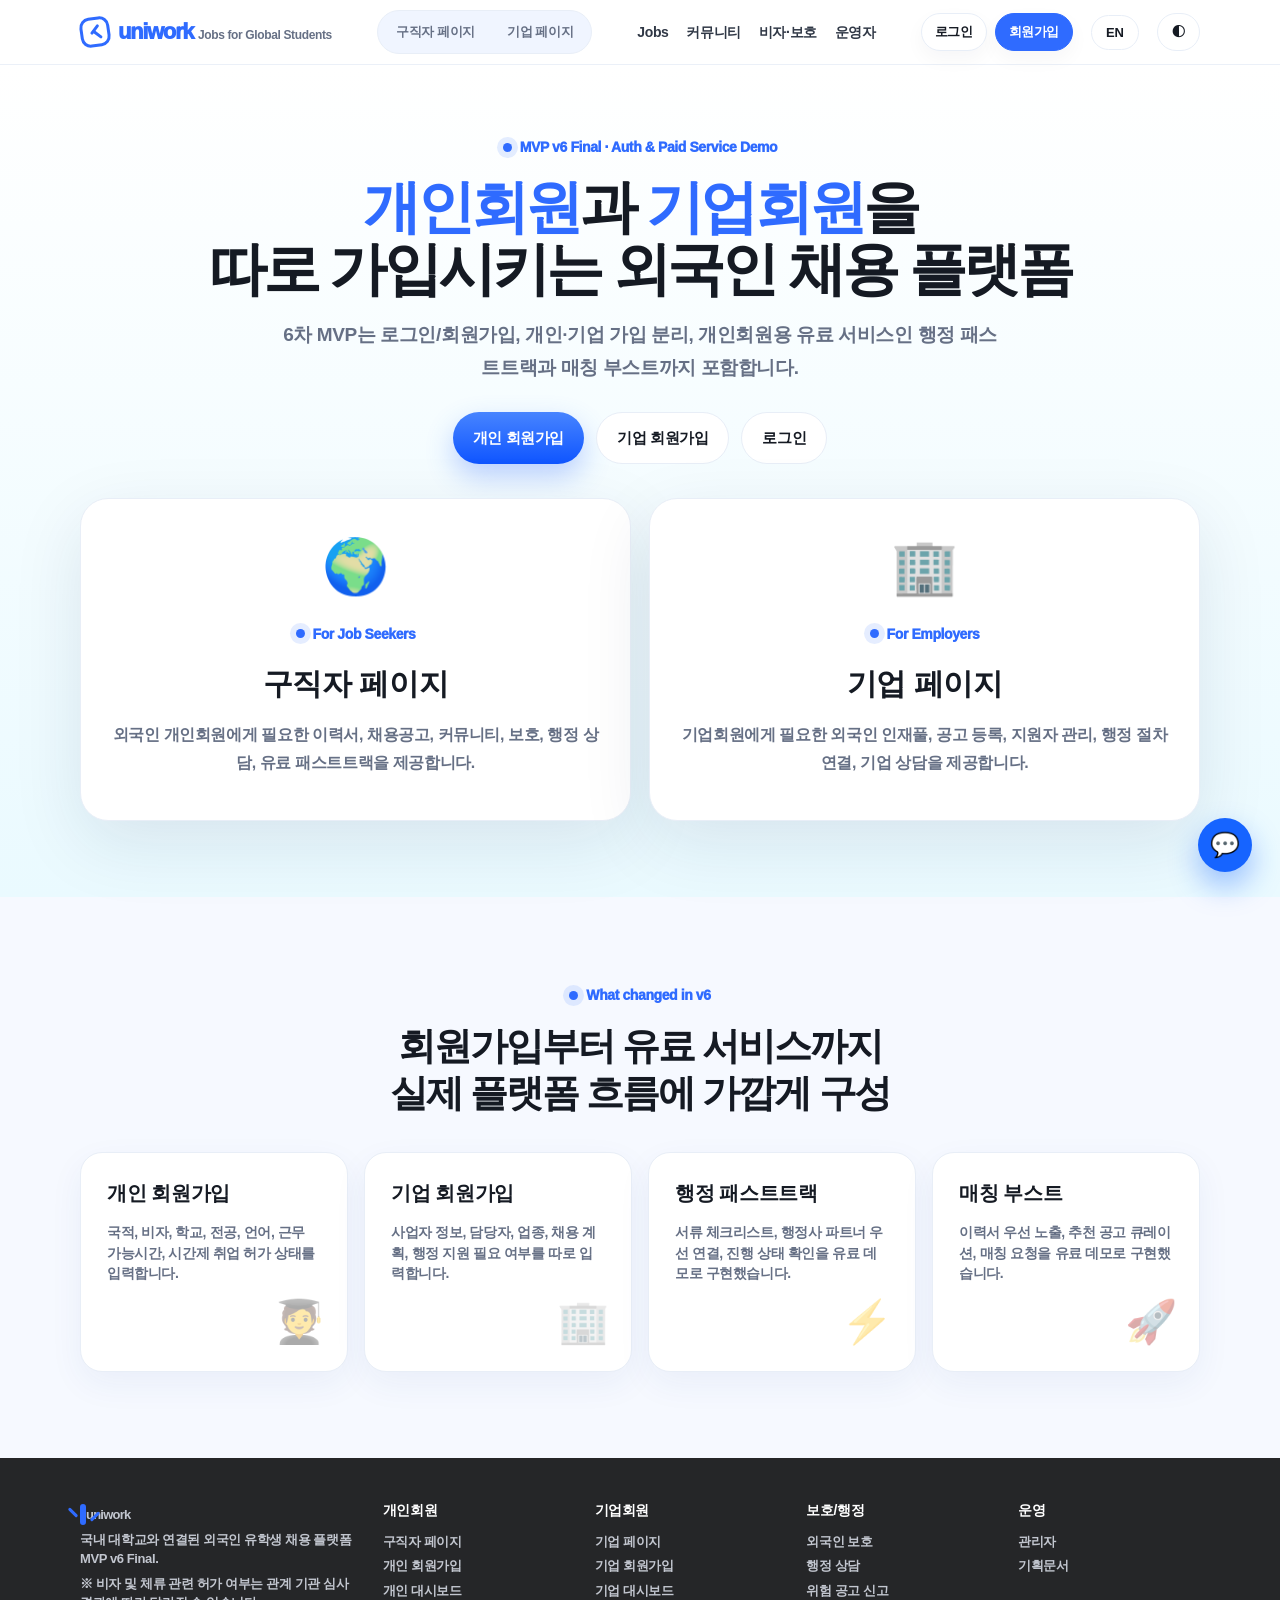
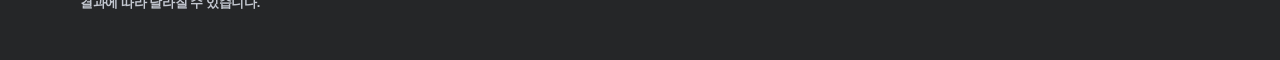
<file: index.html>
<!doctype html><html lang="ko"><head><meta charset="utf-8"><meta name="viewport" content="width=device-width,initial-scale=1"><title>uniwork MVP v6 Final</title><link rel="stylesheet" href="assets/css/styles.css"><meta name="description" content="uniwork 외국인 유학생 채용 플랫폼 MVP. 개인회원·기업회원 분리, 채용공고, 이력서, 행정 패스트트랙, 매칭 부스트 데모를 제공합니다."></head><body>
<header class="topnav">
  <div class="wrap navin">
    <div class="navleft"><a class="logo" href="index.html"><span class="logo-mark"></span><span>uniwork <small>Jobs for Global Students</small></span></a></div>
    <nav class="portal-switch" aria-label="portal switch"><a href="seeker.html" class="">구직자 페이지</a><a href="corp.html" class="">기업 페이지</a></nav>
    <nav class="navlinks"><a href="jobs.html" class="">Jobs</a><a href="community.html" class="">커뮤니티</a><a href="visa.html" class="">비자·보호</a><a href="admin.html" class="">운영자</a></nav>
    <div class="navright"><div class="auth-state" data-auth-state></div><button class="navbtn" data-lang-toggle><span data-lang-label>EN</span></button><button class="navbtn" data-theme-toggle>◐</button><button class="navbtn menu-toggle" data-menu-toggle>☰</button></div>
  </div>
  <div class="mobile-panel wrap" data-mobile-menu><a href="seeker.html">구직자 페이지</a><a href="corp.html">기업 페이지</a><a href="login.html">로그인</a><a href="signup-seeker.html">개인 회원가입</a><a href="signup-company.html">기업 회원가입</a><a href="jobs.html">Jobs</a><a href="community.html">커뮤니티</a><a href="visa.html">비자·보호</a><a href="admin.html">운영자</a></div>
</header>
<main>
<section class="corp-hero"><div class="wrap"><span class="eyebrow">MVP v6 Final · Auth & Paid Service Demo</span><h1><span class="blue">개인회원</span>과 <span class="blue">기업회원</span>을<br>따로 가입시키는 외국인 채용 플랫폼</h1><p class="lead">6차 MVP는 로그인/회원가입, 개인·기업 가입 분리, 개인회원용 유료 서비스인 행정 패스트트랙과 매칭 부스트까지 포함합니다.</p><div class="hero-actions" style="justify-content:center"><a class="btn primary" href="signup-seeker.html">개인 회원가입</a><a class="btn ghost" href="signup-company.html">기업 회원가입</a><a class="btn ghost" href="login.html">로그인</a></div><div class="role-gate" style="margin-top:34px"><a class="role-card fade-up" href="seeker.html"><div class="icon-big">🌍</div><span class="eyebrow">For Job Seekers</span><h2>구직자 페이지</h2><p>외국인 개인회원에게 필요한 이력서, 채용공고, 커뮤니티, 보호, 행정 상담, 유료 패스트트랙을 제공합니다.</p></a><a class="role-card fade-up" href="corp.html"><div class="icon-big">🏢</div><span class="eyebrow">For Employers</span><h2>기업 페이지</h2><p>기업회원에게 필요한 외국인 인재풀, 공고 등록, 지원자 관리, 행정 절차 연결, 기업 상담을 제공합니다.</p></a></div></div></section>
<section class="section soft"><div class="wrap"><div class="section-head"><span class="eyebrow">What changed in v6</span><h2>회원가입부터 유료 서비스까지<br>실제 플랫폼 흐름에 가깝게 구성</h2></div><div class="service-grid"><div class="service-card"><h3>개인 회원가입</h3><p>국적, 비자, 학교, 전공, 언어, 근무 가능시간, 시간제 취업 허가 상태를 입력합니다.</p><div class="icon">🧑‍🎓</div></div><div class="service-card"><h3>기업 회원가입</h3><p>사업자 정보, 담당자, 업종, 채용 계획, 행정 지원 필요 여부를 따로 입력합니다.</p><div class="icon">🏢</div></div><div class="service-card"><h3>행정 패스트트랙</h3><p>서류 체크리스트, 행정사 파트너 우선 연결, 진행 상태 확인을 유료 데모로 구현했습니다.</p><div class="icon">⚡</div></div><div class="service-card"><h3>매칭 부스트</h3><p>이력서 우선 노출, 추천 공고 큐레이션, 매칭 요청을 유료 데모로 구현했습니다.</p><div class="icon">🚀</div></div></div></div></section>
</main>
<footer class="footer"><div class="wrap footgrid"><div><a class="logo" href="index.html"><span class="logo-mark"></span><span>uniwork</span></a><p>국내 대학교와 연결된 외국인 유학생 채용 플랫폼 MVP v6 Final.</p><p>※ 비자 및 체류 관련 허가 여부는 관계 기관 심사 결과에 따라 달라질 수 있습니다.</p></div><div><h4>개인회원</h4><a href="seeker.html">구직자 페이지</a><a href="signup-seeker.html">개인 회원가입</a><a href="account.html">개인 대시보드</a></div><div><h4>기업회원</h4><a href="corp.html">기업 페이지</a><a href="signup-company.html">기업 회원가입</a><a href="company-dashboard.html">기업 대시보드</a></div><div><h4>보호/행정</h4><a href="visa.html">외국인 보호</a><a href="visa.html#request">행정 상담</a><a href="visa.html#report">위험 공고 신고</a></div><div><h4>운영</h4><a href="admin.html">관리자</a><a href="docs/MVP6_SPEC.md">기획문서</a></div></div></footer><div class="float-chat" title="상담">💬</div><script src="assets/js/app.js"></script></body></html>
</file>
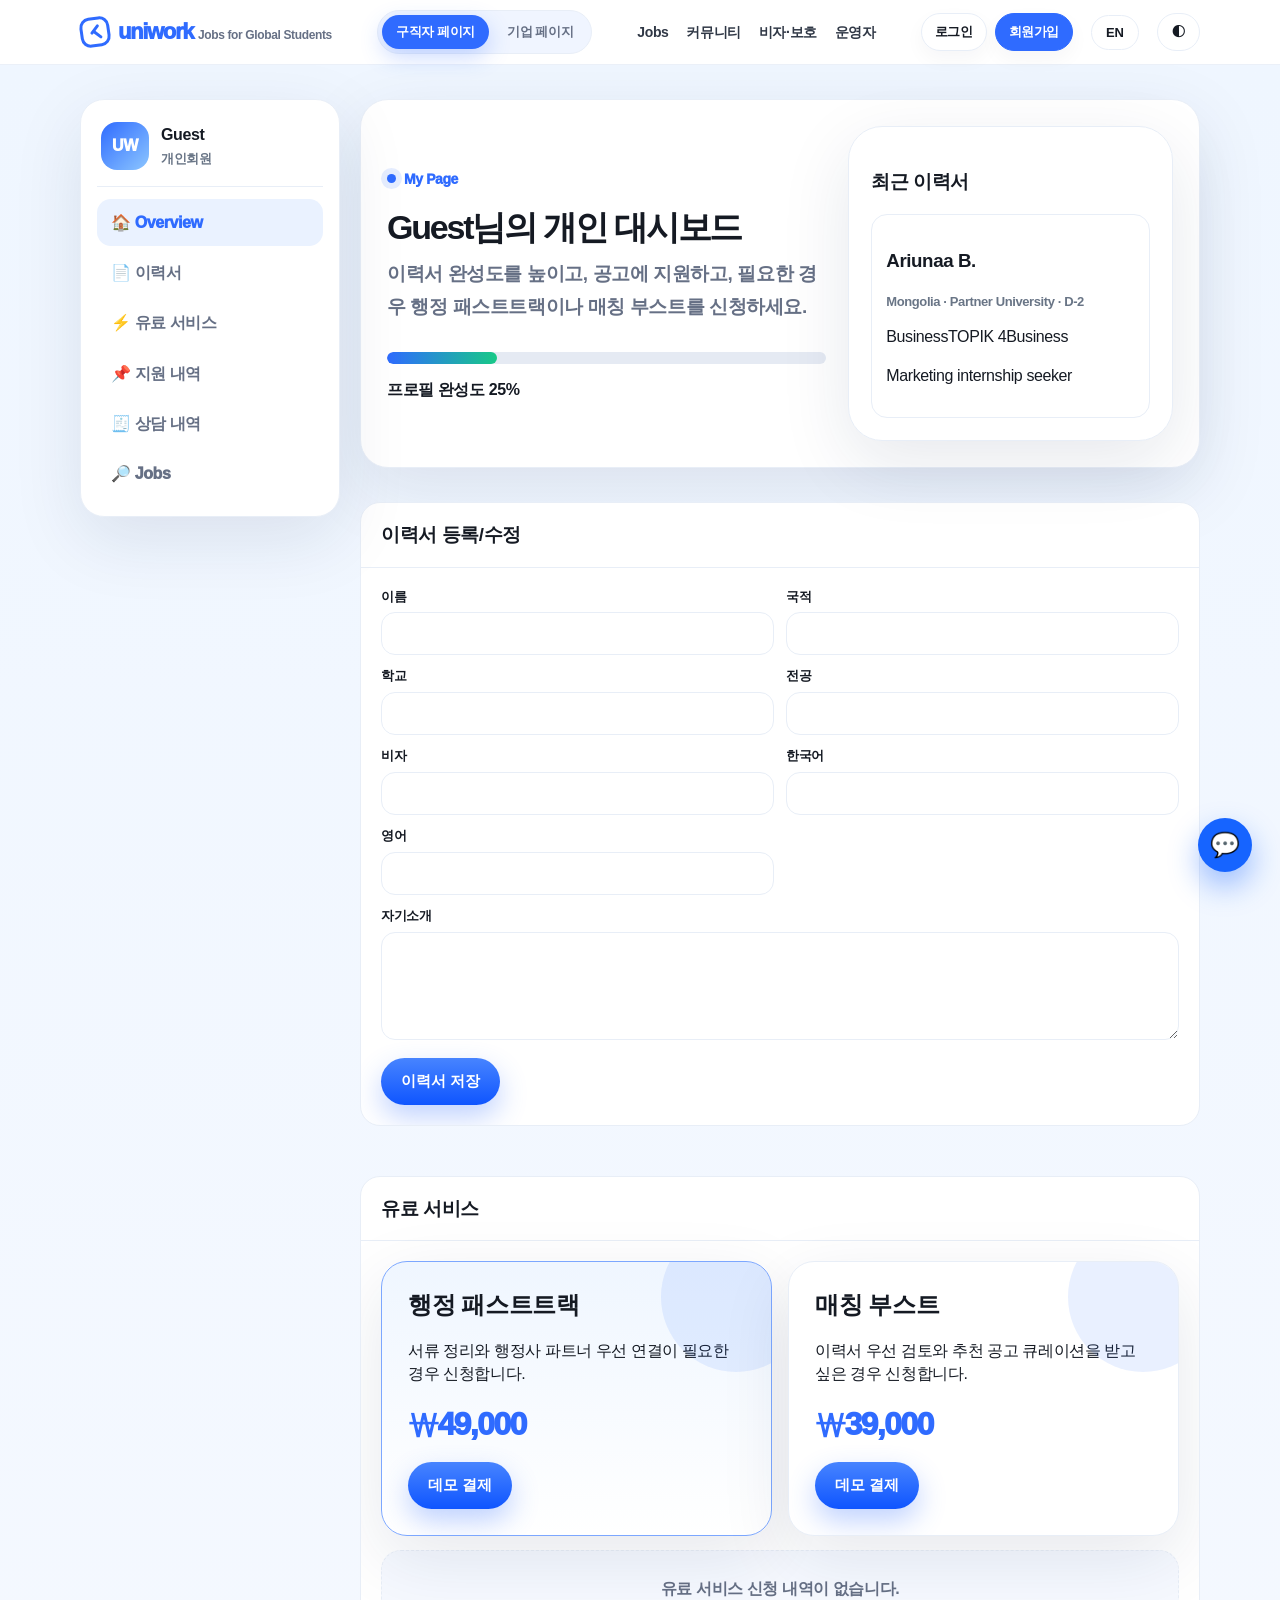
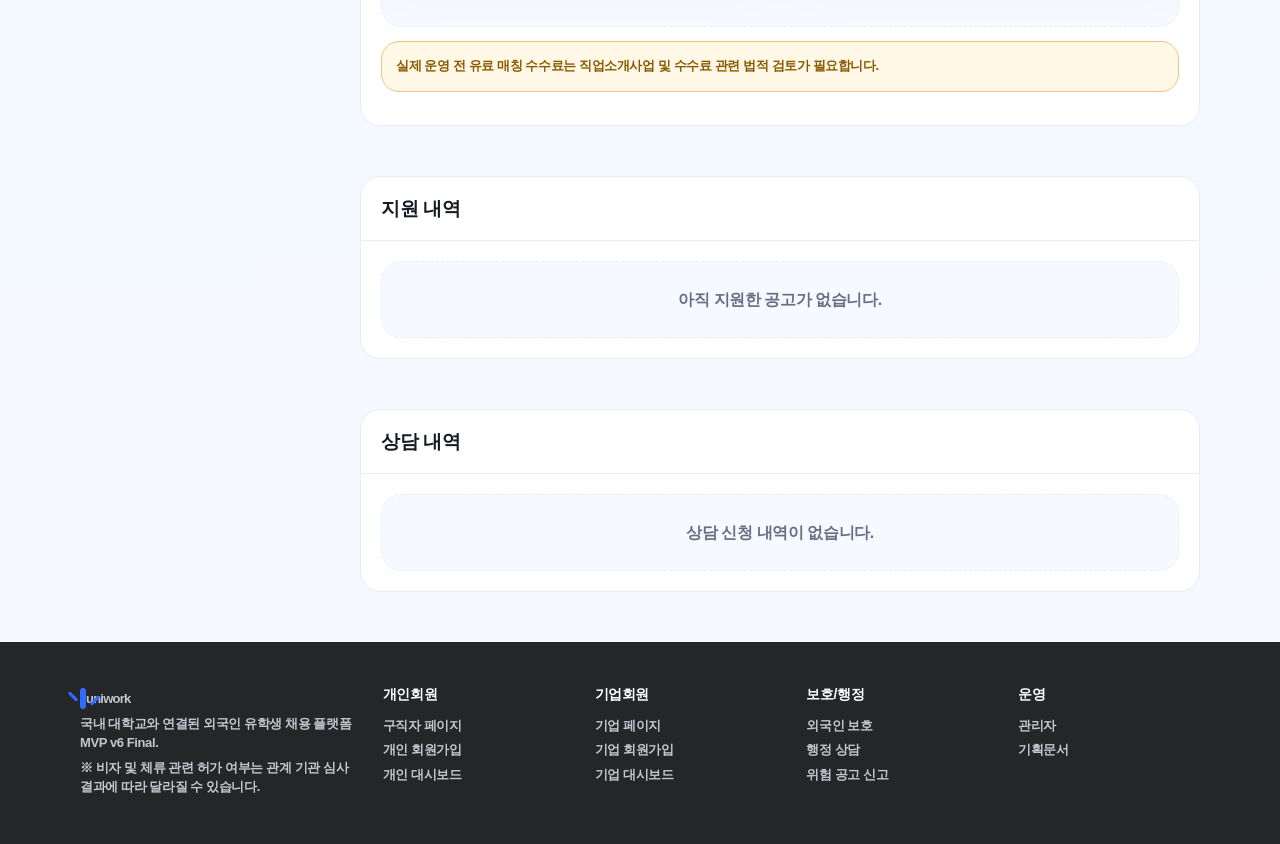
<file: account.html>
<!doctype html><html lang="ko"><head><meta charset="utf-8"><meta name="viewport" content="width=device-width,initial-scale=1"><title>uniwork MVP v6 Final</title><link rel="stylesheet" href="assets/css/styles.css"><meta name="description" content="uniwork 외국인 유학생 채용 플랫폼 MVP. 개인회원·기업회원 분리, 채용공고, 이력서, 행정 패스트트랙, 매칭 부스트 데모를 제공합니다."></head><body>
<header class="topnav"><div class="wrap navin"><div class="navleft"><a class="logo" href="index.html"><span class="logo-mark"></span><span>uniwork <small>Jobs for Global Students</small></span></a></div><nav class="portal-switch" aria-label="portal switch"><a href="seeker.html" class="active">구직자 페이지</a><a href="corp.html" class="">기업 페이지</a></nav><nav class="navlinks"><a href="jobs.html" class="">Jobs</a><a href="community.html" class="">커뮤니티</a><a href="visa.html" class="">비자·보호</a><a href="admin.html" class="">운영자</a></nav><div class="navright"><div class="auth-state" data-auth-state></div><button class="navbtn" data-lang-toggle><span data-lang-label>EN</span></button><button class="navbtn" data-theme-toggle>◐</button><button class="navbtn menu-toggle" data-menu-toggle>☰</button></div></div><div class="mobile-panel wrap" data-mobile-menu><a href="seeker.html">구직자 페이지</a><a href="corp.html">기업 페이지</a><a href="login.html">로그인</a><a href="signup-seeker.html">개인 회원가입</a><a href="signup-company.html">기업 회원가입</a><a href="jobs.html">Jobs</a><a href="community.html">커뮤니티</a><a href="visa.html">비자·보호</a><a href="admin.html">운영자</a></div></header>
<main><section class="account-hero"><div class="wrap account-shell"><aside class="account-side"><div class="profile-chip"><div class="avatar">UW</div><div><b data-account-name>Guest</b><br><span class="job-meta" data-account-role>개인회원</span></div></div><a class="active" href="#overview">🏠 Overview</a><a href="#resume">📄 이력서</a><a href="#premium">⚡ 유료 서비스</a><a href="#applications">📌 지원 내역</a><a href="#requests">🧾 상담 내역</a><a href="jobs.html">🔎 Jobs</a></aside><section class="account-main"><div class="dash-hero-card" id="overview"><div><span class="eyebrow">My Page</span><h1><span data-account-name>Guest</span>님의 개인 대시보드</h1><p class="lead">이력서 완성도를 높이고, 공고에 지원하고, 필요한 경우 행정 패스트트랙이나 매칭 부스트를 신청하세요.</p><div class="progress-wrap"><div class="progress-bar" data-profile-progress></div></div><b>프로필 완성도 <span data-profile-progress-text>0%</span></b></div><div class="visual-card"><h3>최근 이력서</h3><div data-resume-preview></div></div></div><div class="table-card" id="resume"><div class="table-head"><h3>이력서 등록/수정</h3></div><div style="padding:20px"><form id="resumeForm"><div class="form-grid"><div><label>이름</label><input class="input" name="name" required></div><div><label>국적</label><input class="input" name="nationality" required></div><div><label>학교</label><input class="input" name="school"></div><div><label>전공</label><input class="input" name="major"></div><div><label>비자</label><input class="input" name="visa"></div><div><label>한국어</label><input class="input" name="korean"></div><div><label>영어</label><input class="input" name="english"></div><div class="full"><label>자기소개</label><textarea name="intro"></textarea></div><div class="full"><button class="btn primary" type="submit">이력서 저장</button></div></div></form></div></div><div class="table-card" id="premium"><div class="table-head"><h3>유료 서비스</h3></div><div style="padding:20px"><div class="premium-grid"><div class="premium-card featured"><h3>행정 패스트트랙</h3><p>서류 정리와 행정사 파트너 우선 연결이 필요한 경우 신청합니다.</p><div class="price">₩49,000</div><button class="btn primary" data-premium-plan="admin_fast">데모 결제</button></div><div class="premium-card"><h3>매칭 부스트</h3><p>이력서 우선 검토와 추천 공고 큐레이션을 받고 싶은 경우 신청합니다.</p><div class="price">₩39,000</div><button class="btn primary" data-premium-plan="match_boost">데모 결제</button></div></div><div style="margin-top:14px" data-my-orders></div><p class="risk-note" style="margin-top:14px">실제 운영 전 유료 매칭 수수료는 직업소개사업 및 수수료 관련 법적 검토가 필요합니다.</p></div></div><div class="table-card" id="applications"><div class="table-head"><h3>지원 내역</h3></div><div style="padding:20px" data-my-apps></div></div><div class="table-card" id="requests"><div class="table-head"><h3>상담 내역</h3></div><div style="padding:20px" data-my-requests></div></div></section></div></section></main>
<footer class="footer"><div class="wrap footgrid"><div><a class="logo" href="index.html"><span class="logo-mark"></span><span>uniwork</span></a><p>국내 대학교와 연결된 외국인 유학생 채용 플랫폼 MVP v6 Final.</p><p>※ 비자 및 체류 관련 허가 여부는 관계 기관 심사 결과에 따라 달라질 수 있습니다.</p></div><div><h4>개인회원</h4><a href="seeker.html">구직자 페이지</a><a href="signup-seeker.html">개인 회원가입</a><a href="account.html">개인 대시보드</a></div><div><h4>기업회원</h4><a href="corp.html">기업 페이지</a><a href="signup-company.html">기업 회원가입</a><a href="company-dashboard.html">기업 대시보드</a></div><div><h4>보호/행정</h4><a href="visa.html">외국인 보호</a><a href="visa.html#request">행정 상담</a><a href="visa.html#report">위험 공고 신고</a></div><div><h4>운영</h4><a href="admin.html">관리자</a><a href="docs/MVP6_SPEC.md">기획문서</a></div></div></footer><div class="float-chat" title="상담">💬</div><script src="assets/js/app.js"></script></body></html>
</file>
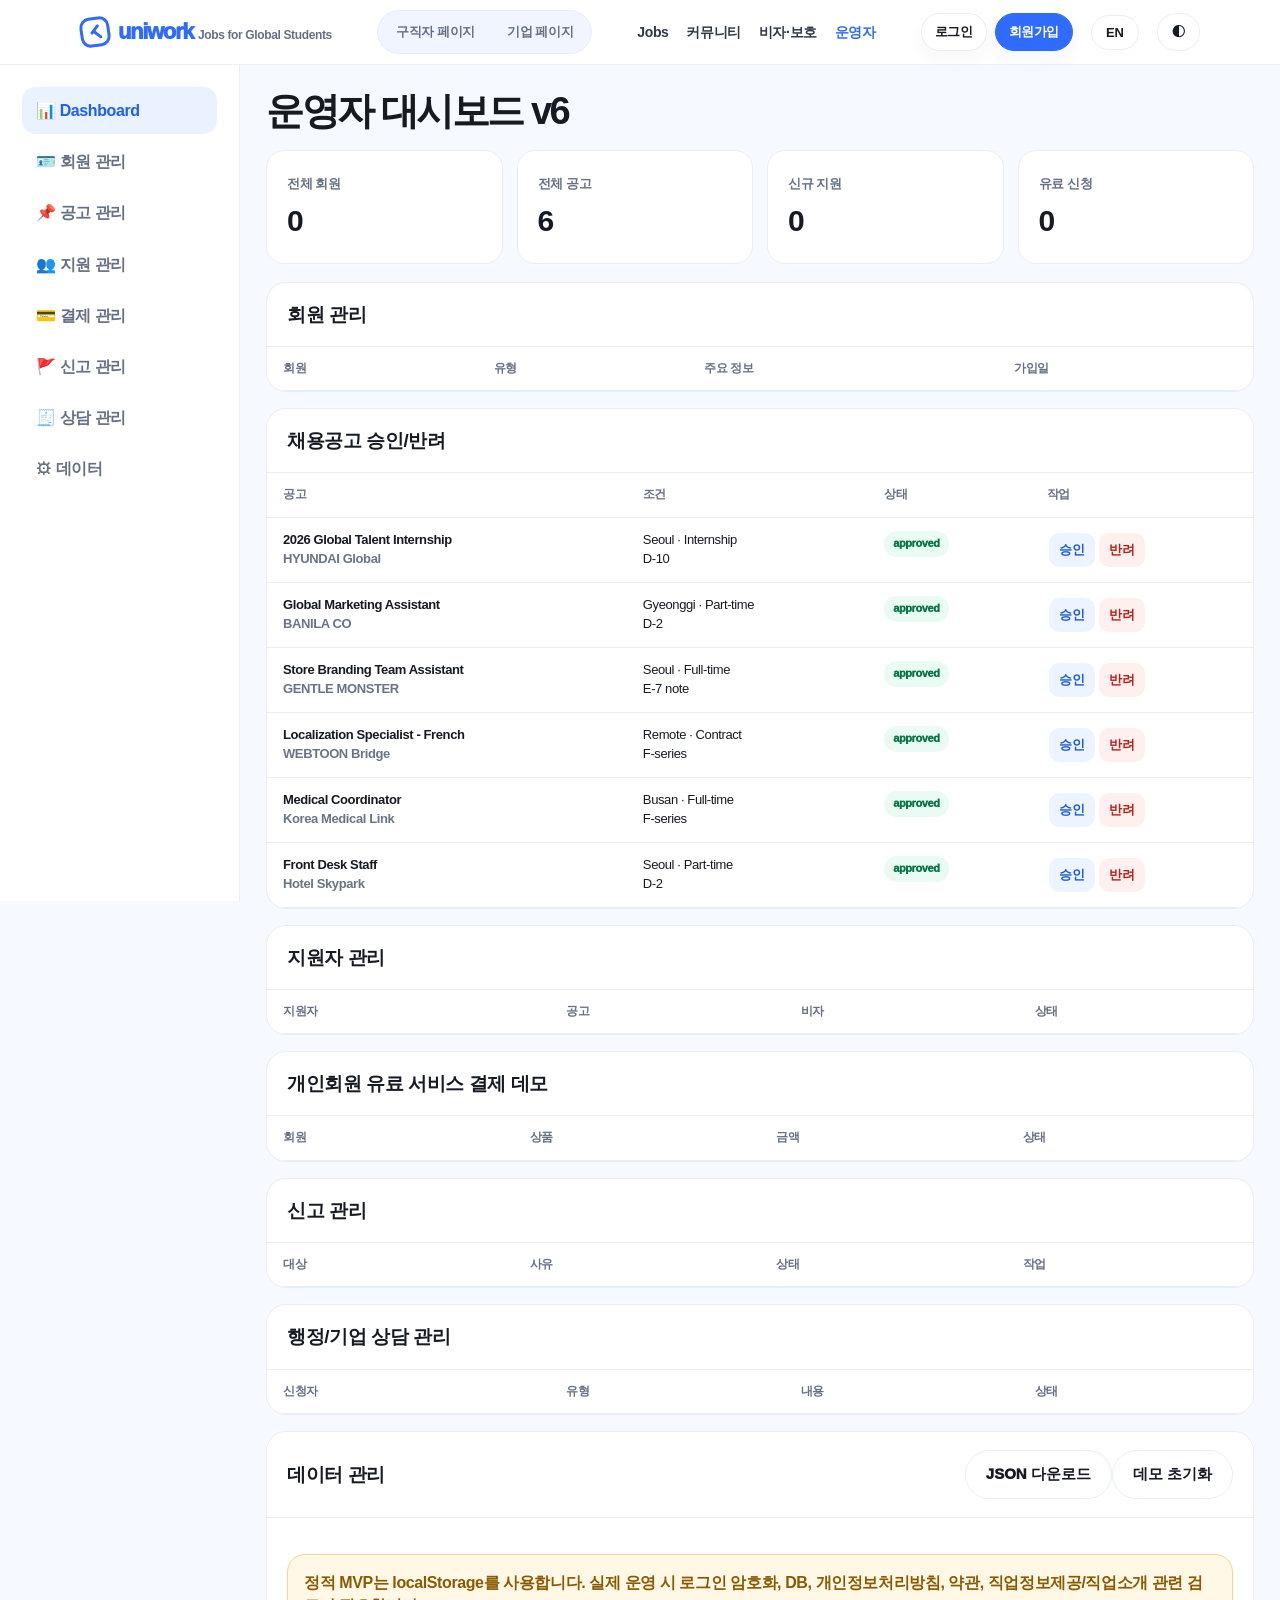
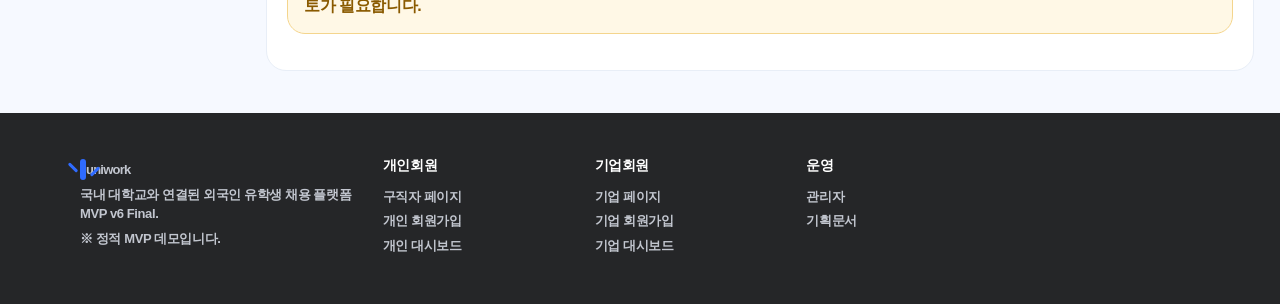
<file: admin.html>
<!doctype html><html lang="ko"><head><meta charset="utf-8"><meta name="viewport" content="width=device-width,initial-scale=1"><title>uniwork MVP v6 Final</title><link rel="stylesheet" href="assets/css/styles.css"><meta name="description" content="uniwork 외국인 유학생 채용 플랫폼 MVP. 개인회원·기업회원 분리, 채용공고, 이력서, 행정 패스트트랙, 매칭 부스트 데모를 제공합니다."></head><body><header class="topnav"><div class="wrap navin"><div class="navleft"><a class="logo" href="index.html"><span class="logo-mark"></span><span>uniwork <small>Jobs for Global Students</small></span></a></div><nav class="portal-switch"><a href="seeker.html" class="">구직자 페이지</a><a href="corp.html" class="">기업 페이지</a></nav><nav class="navlinks"><a href="jobs.html" class="">Jobs</a><a href="community.html" class="">커뮤니티</a><a href="visa.html" class="">비자·보호</a><a href="admin.html" class="active">운영자</a></nav><div class="navright"><div class="auth-state" data-auth-state></div><button class="navbtn" data-lang-toggle><span data-lang-label>EN</span></button><button class="navbtn" data-theme-toggle>◐</button><button class="navbtn menu-toggle" data-menu-toggle>☰</button></div></div><div class="mobile-panel wrap" data-mobile-menu><a href="seeker.html">구직자 페이지</a><a href="corp.html">기업 페이지</a><a href="login.html">로그인</a><a href="signup-seeker.html">개인 회원가입</a><a href="signup-company.html">기업 회원가입</a><a href="jobs.html">Jobs</a><a href="community.html">커뮤니티</a><a href="visa.html">비자·보호</a><a href="admin.html">운영자</a></div></header>
<main data-admin class="dash"><aside class="dash-side"><a class="active" href="#dash">📊 Dashboard</a><a href="#users">🪪 회원 관리</a><a href="#jobs">📌 공고 관리</a><a href="#apps">👥 지원 관리</a><a href="#payments">💳 결제 관리</a><a href="#reports">🚩 신고 관리</a><a href="#requests">🧾 상담 관리</a><a href="#data">⚙ 데이터</a></aside><section class="dash-main"><h1 style="font-size:38px">운영자 대시보드 v6</h1><div class="metric-grid"><div class="metric"><span>전체 회원</span><strong data-metric="users">0</strong></div><div class="metric"><span>전체 공고</span><strong data-metric="jobs">0</strong></div><div class="metric"><span>신규 지원</span><strong data-metric="apps">0</strong></div><div class="metric"><span>유료 신청</span><strong data-metric="orders">0</strong></div></div><div class="table-card" id="users"><div class="table-head"><h3>회원 관리</h3></div><table class="table"><thead><tr><th>회원</th><th>유형</th><th>주요 정보</th><th>가입일</th></tr></thead><tbody data-admin-users></tbody></table></div><div class="table-card" id="jobs"><div class="table-head"><h3>채용공고 승인/반려</h3></div><table class="table"><thead><tr><th>공고</th><th>조건</th><th>상태</th><th>작업</th></tr></thead><tbody data-admin-jobs></tbody></table></div><div class="table-card" id="apps"><div class="table-head"><h3>지원자 관리</h3></div><table class="table"><thead><tr><th>지원자</th><th>공고</th><th>비자</th><th>상태</th></tr></thead><tbody data-admin-apps></tbody></table></div><div class="table-card" id="payments"><div class="table-head"><h3>개인회원 유료 서비스 결제 데모</h3></div><table class="table"><thead><tr><th>회원</th><th>상품</th><th>금액</th><th>상태</th></tr></thead><tbody data-admin-orders></tbody></table></div><div class="table-card" id="reports"><div class="table-head"><h3>신고 관리</h3></div><table class="table"><thead><tr><th>대상</th><th>사유</th><th>상태</th><th>작업</th></tr></thead><tbody data-admin-reports></tbody></table></div><div class="table-card" id="requests"><div class="table-head"><h3>행정/기업 상담 관리</h3></div><table class="table"><thead><tr><th>신청자</th><th>유형</th><th>내용</th><th>상태</th></tr></thead><tbody data-admin-requests></tbody></table></div><div class="table-card" id="data"><div class="table-head"><h3>데이터 관리</h3><div><button class="btn ghost" data-export>JSON 다운로드</button><button class="btn ghost" data-reset>데모 초기화</button></div></div><div style="padding:20px"><p class="notice">정적 MVP는 localStorage를 사용합니다. 실제 운영 시 로그인 암호화, DB, 개인정보처리방침, 약관, 직업정보제공/직업소개 관련 검토가 필요합니다.</p></div></div></section></main>
<footer class="footer"><div class="wrap footgrid"><div><a class="logo" href="index.html"><span class="logo-mark"></span><span>uniwork</span></a><p>국내 대학교와 연결된 외국인 유학생 채용 플랫폼 MVP v6 Final.</p><p>※ 정적 MVP 데모입니다.</p></div><div><h4>개인회원</h4><a href="seeker.html">구직자 페이지</a><a href="signup-seeker.html">개인 회원가입</a><a href="account.html">개인 대시보드</a></div><div><h4>기업회원</h4><a href="corp.html">기업 페이지</a><a href="signup-company.html">기업 회원가입</a><a href="company-dashboard.html">기업 대시보드</a></div><div><h4>운영</h4><a href="admin.html">관리자</a><a href="docs/MVP6_SPEC.md">기획문서</a></div></div></footer><script src="assets/js/app.js"></script></body></html>
</file>
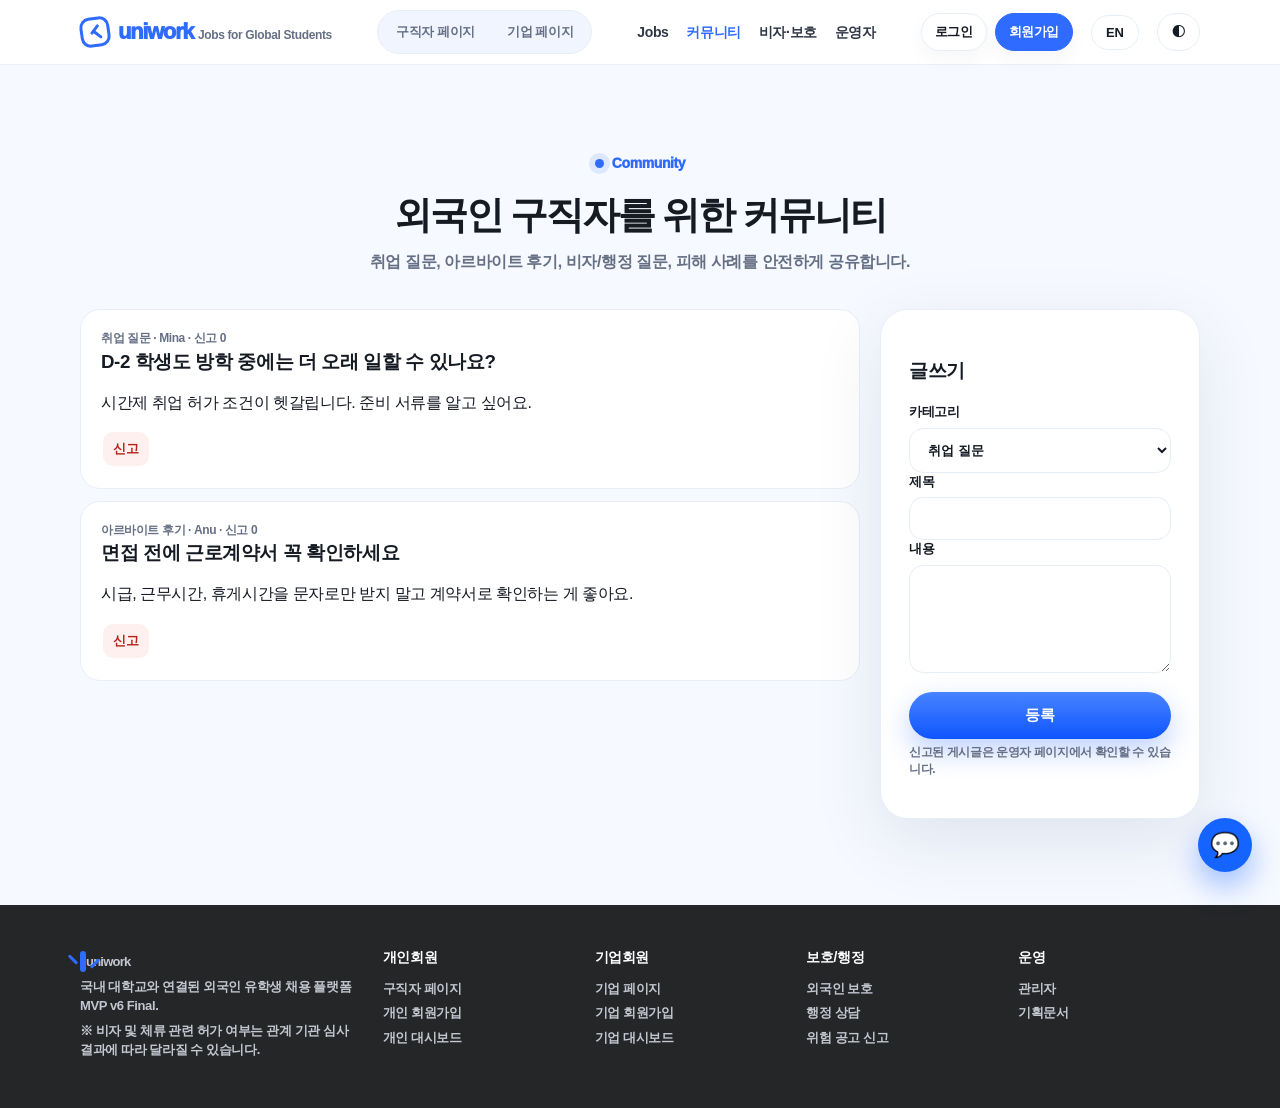
<file: community.html>
<!doctype html><html lang="ko"><head><meta charset="utf-8"><meta name="viewport" content="width=device-width,initial-scale=1"><title>uniwork MVP v6 Final</title><link rel="stylesheet" href="assets/css/styles.css"><meta name="description" content="uniwork 외국인 유학생 채용 플랫폼 MVP. 개인회원·기업회원 분리, 채용공고, 이력서, 행정 패스트트랙, 매칭 부스트 데모를 제공합니다."></head><body>
<header class="topnav"><div class="wrap navin"><div class="navleft"><a class="logo" href="index.html"><span class="logo-mark"></span><span>uniwork <small>Jobs for Global Students</small></span></a></div><nav class="portal-switch" aria-label="portal switch"><a href="seeker.html" class="">구직자 페이지</a><a href="corp.html" class="">기업 페이지</a></nav><nav class="navlinks"><a href="jobs.html" class="">Jobs</a><a href="community.html" class="active">커뮤니티</a><a href="visa.html" class="">비자·보호</a><a href="admin.html" class="">운영자</a></nav><div class="navright"><div class="auth-state" data-auth-state></div><button class="navbtn" data-lang-toggle><span data-lang-label>EN</span></button><button class="navbtn" data-theme-toggle>◐</button><button class="navbtn menu-toggle" data-menu-toggle>☰</button></div></div><div class="mobile-panel wrap" data-mobile-menu><a href="seeker.html">구직자 페이지</a><a href="corp.html">기업 페이지</a><a href="login.html">로그인</a><a href="signup-seeker.html">개인 회원가입</a><a href="signup-company.html">기업 회원가입</a><a href="jobs.html">Jobs</a><a href="community.html">커뮤니티</a><a href="visa.html">비자·보호</a><a href="admin.html">운영자</a></div></header>
<main><section class="section soft"><div class="wrap"><div class="section-head"><span class="eyebrow">Community</span><h2>외국인 구직자를 위한 커뮤니티</h2><p>취업 질문, 아르바이트 후기, 비자/행정 질문, 피해 사례를 안전하게 공유합니다.</p></div><div class="community-grid"><section><div data-post-list></div></section><aside class="formbox"><h3>글쓰기</h3><form id="postForm"><label>카테고리</label><select class="input" name="category"><option>취업 질문</option><option>아르바이트 후기</option><option>비자/행정 질문</option><option>피해 사례 공유</option><option>한국 생활 정보</option></select><label>제목</label><input class="input" name="title" required><label>내용</label><textarea name="body" required></textarea><button class="btn primary" style="width:100%;margin-top:12px">등록</button></form><p class="form-hint">신고된 게시글은 운영자 페이지에서 확인할 수 있습니다.</p></aside></div></div></section></main>
<footer class="footer"><div class="wrap footgrid"><div><a class="logo" href="index.html"><span class="logo-mark"></span><span>uniwork</span></a><p>국내 대학교와 연결된 외국인 유학생 채용 플랫폼 MVP v6 Final.</p><p>※ 비자 및 체류 관련 허가 여부는 관계 기관 심사 결과에 따라 달라질 수 있습니다.</p></div><div><h4>개인회원</h4><a href="seeker.html">구직자 페이지</a><a href="signup-seeker.html">개인 회원가입</a><a href="account.html">개인 대시보드</a></div><div><h4>기업회원</h4><a href="corp.html">기업 페이지</a><a href="signup-company.html">기업 회원가입</a><a href="company-dashboard.html">기업 대시보드</a></div><div><h4>보호/행정</h4><a href="visa.html">외국인 보호</a><a href="visa.html#request">행정 상담</a><a href="visa.html#report">위험 공고 신고</a></div><div><h4>운영</h4><a href="admin.html">관리자</a><a href="docs/MVP6_SPEC.md">기획문서</a></div></div></footer><div class="float-chat" title="상담">💬</div><script src="assets/js/app.js"></script></body></html>
</file>
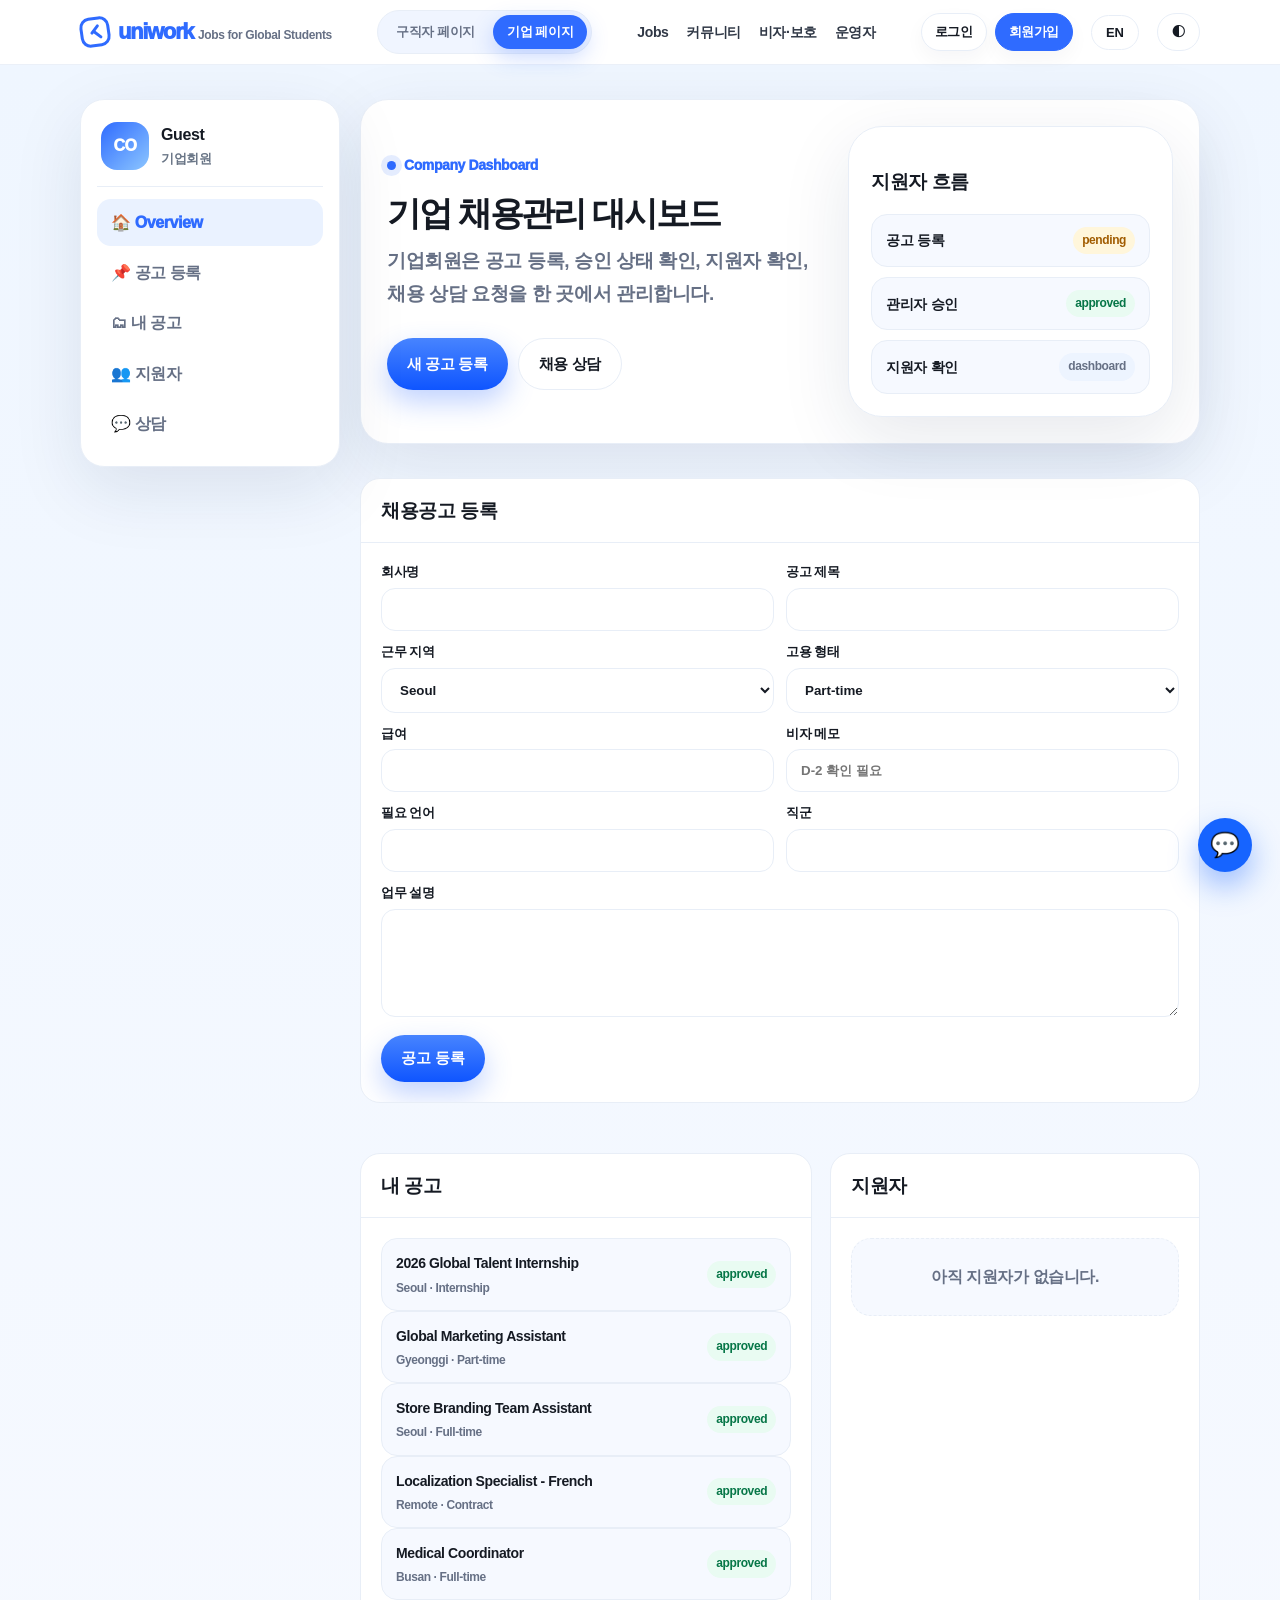
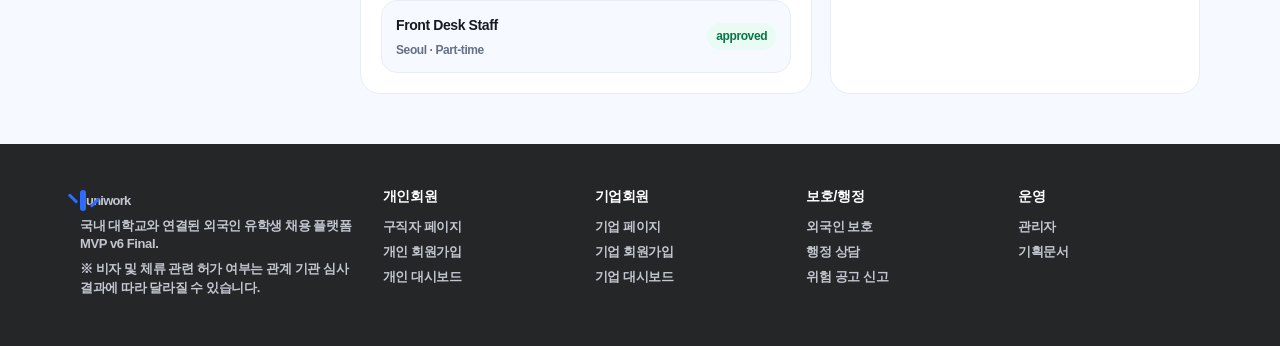
<file: company-dashboard.html>
<!doctype html><html lang="ko"><head><meta charset="utf-8"><meta name="viewport" content="width=device-width,initial-scale=1"><title>uniwork MVP v6 Final</title><link rel="stylesheet" href="assets/css/styles.css"><meta name="description" content="uniwork 외국인 유학생 채용 플랫폼 MVP. 개인회원·기업회원 분리, 채용공고, 이력서, 행정 패스트트랙, 매칭 부스트 데모를 제공합니다."></head><body>
<header class="topnav"><div class="wrap navin"><div class="navleft"><a class="logo" href="index.html"><span class="logo-mark"></span><span>uniwork <small>Jobs for Global Students</small></span></a></div><nav class="portal-switch" aria-label="portal switch"><a href="seeker.html" class="">구직자 페이지</a><a href="corp.html" class="active">기업 페이지</a></nav><nav class="navlinks"><a href="jobs.html" class="">Jobs</a><a href="community.html" class="">커뮤니티</a><a href="visa.html" class="">비자·보호</a><a href="admin.html" class="">운영자</a></nav><div class="navright"><div class="auth-state" data-auth-state></div><button class="navbtn" data-lang-toggle><span data-lang-label>EN</span></button><button class="navbtn" data-theme-toggle>◐</button><button class="navbtn menu-toggle" data-menu-toggle>☰</button></div></div><div class="mobile-panel wrap" data-mobile-menu><a href="seeker.html">구직자 페이지</a><a href="corp.html">기업 페이지</a><a href="login.html">로그인</a><a href="signup-seeker.html">개인 회원가입</a><a href="signup-company.html">기업 회원가입</a><a href="jobs.html">Jobs</a><a href="community.html">커뮤니티</a><a href="visa.html">비자·보호</a><a href="admin.html">운영자</a></div></header>
<main><section class="account-hero"><div class="wrap account-shell"><aside class="account-side"><div class="profile-chip"><div class="avatar">CO</div><div><b data-account-name>Company</b><br><span class="job-meta">기업회원</span></div></div><a class="active" href="#overview">🏠 Overview</a><a href="#post">📌 공고 등록</a><a href="#jobs">🗂 내 공고</a><a href="#apps">👥 지원자</a><a href="#consult">💬 상담</a></aside><section class="account-main"><div class="dash-hero-card"><div><span class="eyebrow">Company Dashboard</span><h1>기업 채용관리 대시보드</h1><p class="lead">기업회원은 공고 등록, 승인 상태 확인, 지원자 확인, 채용 상담 요청을 한 곳에서 관리합니다.</p><div class="split-actions"><a class="btn primary" href="#post">새 공고 등록</a><a class="btn ghost" href="corp.html#consult">채용 상담</a></div></div><div class="visual-card"><h3>지원자 흐름</h3><div class="mini-list"><div class="mini-row"><b>공고 등록</b><span class="pill gold">pending</span></div><div class="mini-row"><b>관리자 승인</b><span class="pill green">approved</span></div><div class="mini-row"><b>지원자 확인</b><span class="pill">dashboard</span></div></div></div></div><div class="table-card" id="post"><div class="table-head"><h3>채용공고 등록</h3></div><div style="padding:20px"><form id="jobForm"><div class="form-grid"><div><label>회사명</label><input class="input" name="company" required></div><div><label>공고 제목</label><input class="input" name="title" required></div><div><label>근무 지역</label><select class="input" name="area"><option>Seoul</option><option>Gyeonggi</option><option>Incheon</option><option>Busan</option><option>Remote</option></select></div><div><label>고용 형태</label><select class="input" name="type"><option>Part-time</option><option>Internship</option><option>Full-time</option><option>Contract</option></select></div><div><label>급여</label><input class="input" name="salary"></div><div><label>비자 메모</label><input class="input" name="visa" placeholder="D-2 확인 필요"></div><div><label>필요 언어</label><input class="input" name="lang"></div><div><label>직군</label><input class="input" name="category"></div><div class="full"><label>업무 설명</label><textarea name="desc"></textarea></div><div class="full"><button class="btn primary">공고 등록</button></div></div></form></div></div><div class="company-dashboard-grid"><div class="table-card" id="jobs"><div class="table-head"><h3>내 공고</h3></div><div style="padding:20px" data-company-jobs></div></div><div class="table-card" id="apps"><div class="table-head"><h3>지원자</h3></div><div style="padding:20px" data-company-apps></div></div></div></section></div></section></main>
<footer class="footer"><div class="wrap footgrid"><div><a class="logo" href="index.html"><span class="logo-mark"></span><span>uniwork</span></a><p>국내 대학교와 연결된 외국인 유학생 채용 플랫폼 MVP v6 Final.</p><p>※ 비자 및 체류 관련 허가 여부는 관계 기관 심사 결과에 따라 달라질 수 있습니다.</p></div><div><h4>개인회원</h4><a href="seeker.html">구직자 페이지</a><a href="signup-seeker.html">개인 회원가입</a><a href="account.html">개인 대시보드</a></div><div><h4>기업회원</h4><a href="corp.html">기업 페이지</a><a href="signup-company.html">기업 회원가입</a><a href="company-dashboard.html">기업 대시보드</a></div><div><h4>보호/행정</h4><a href="visa.html">외국인 보호</a><a href="visa.html#request">행정 상담</a><a href="visa.html#report">위험 공고 신고</a></div><div><h4>운영</h4><a href="admin.html">관리자</a><a href="docs/MVP6_SPEC.md">기획문서</a></div></div></footer><div class="float-chat" title="상담">💬</div><script src="assets/js/app.js"></script></body></html>
</file>
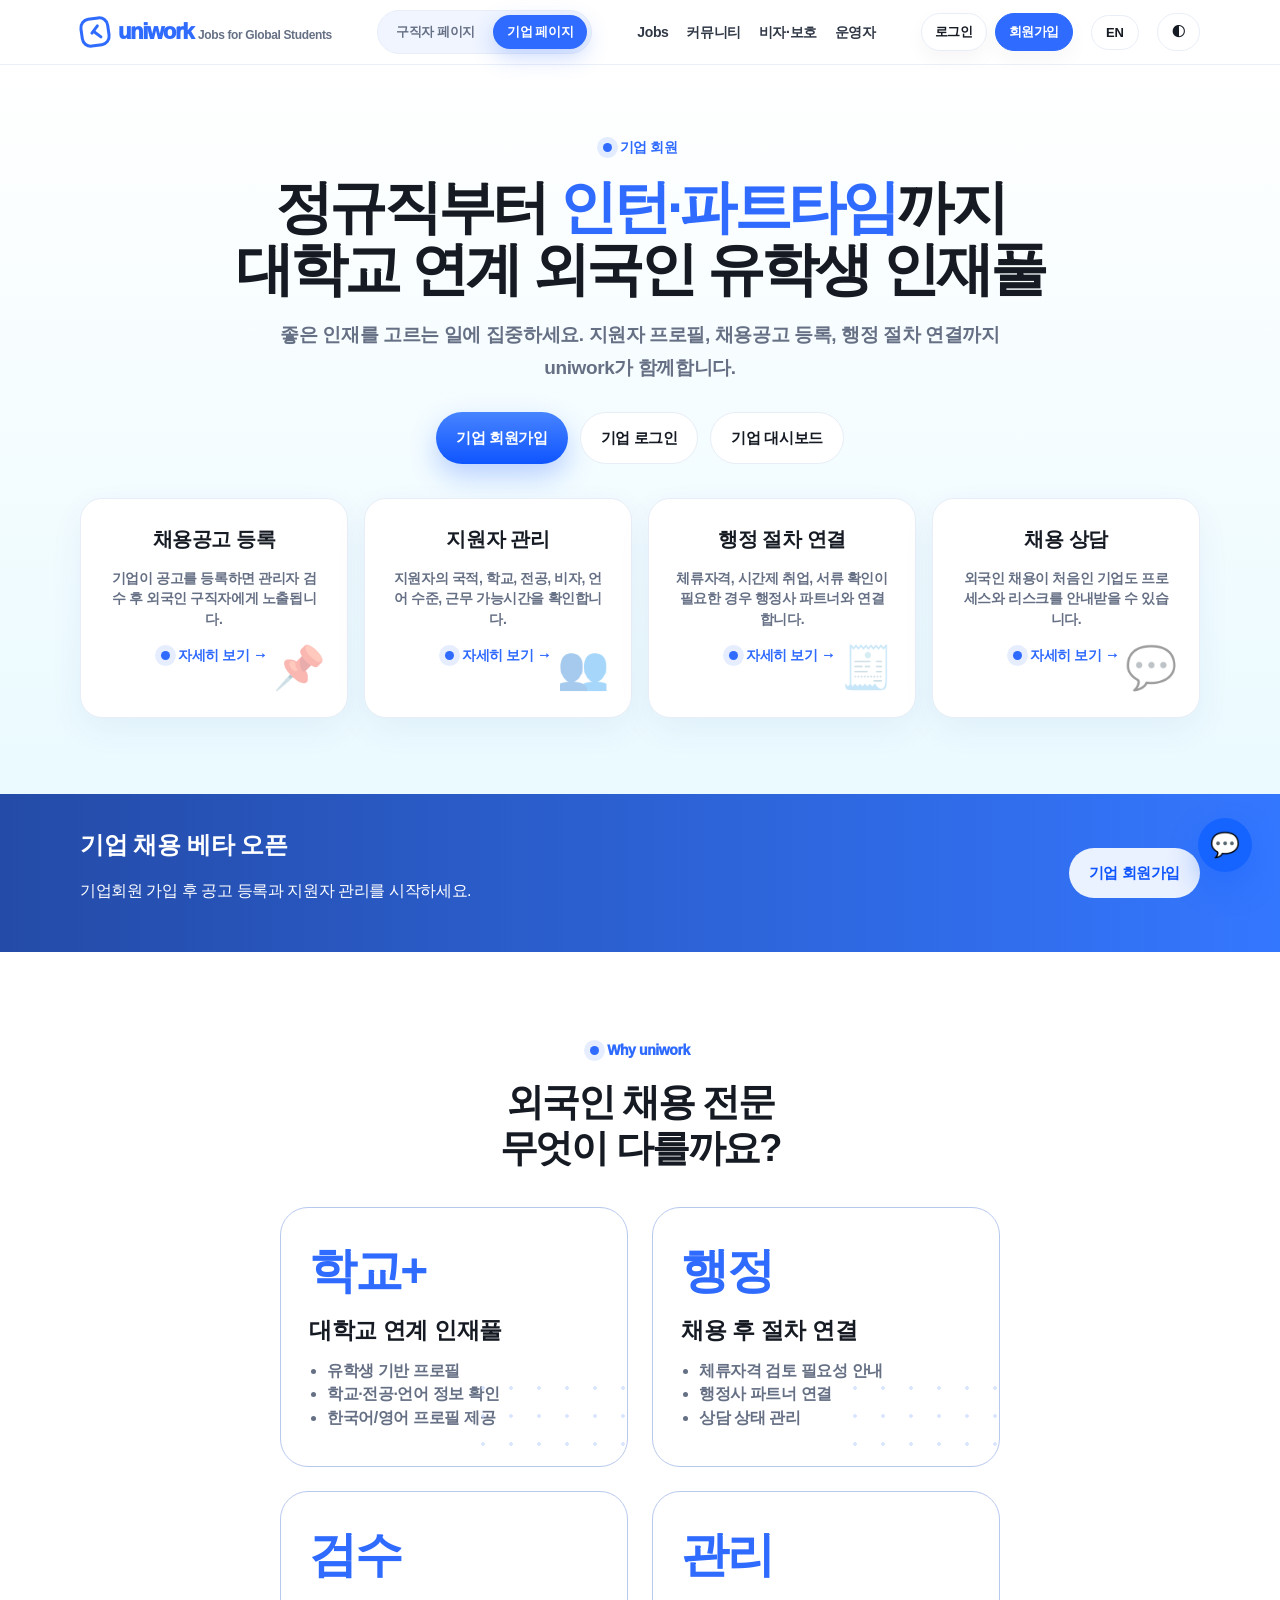
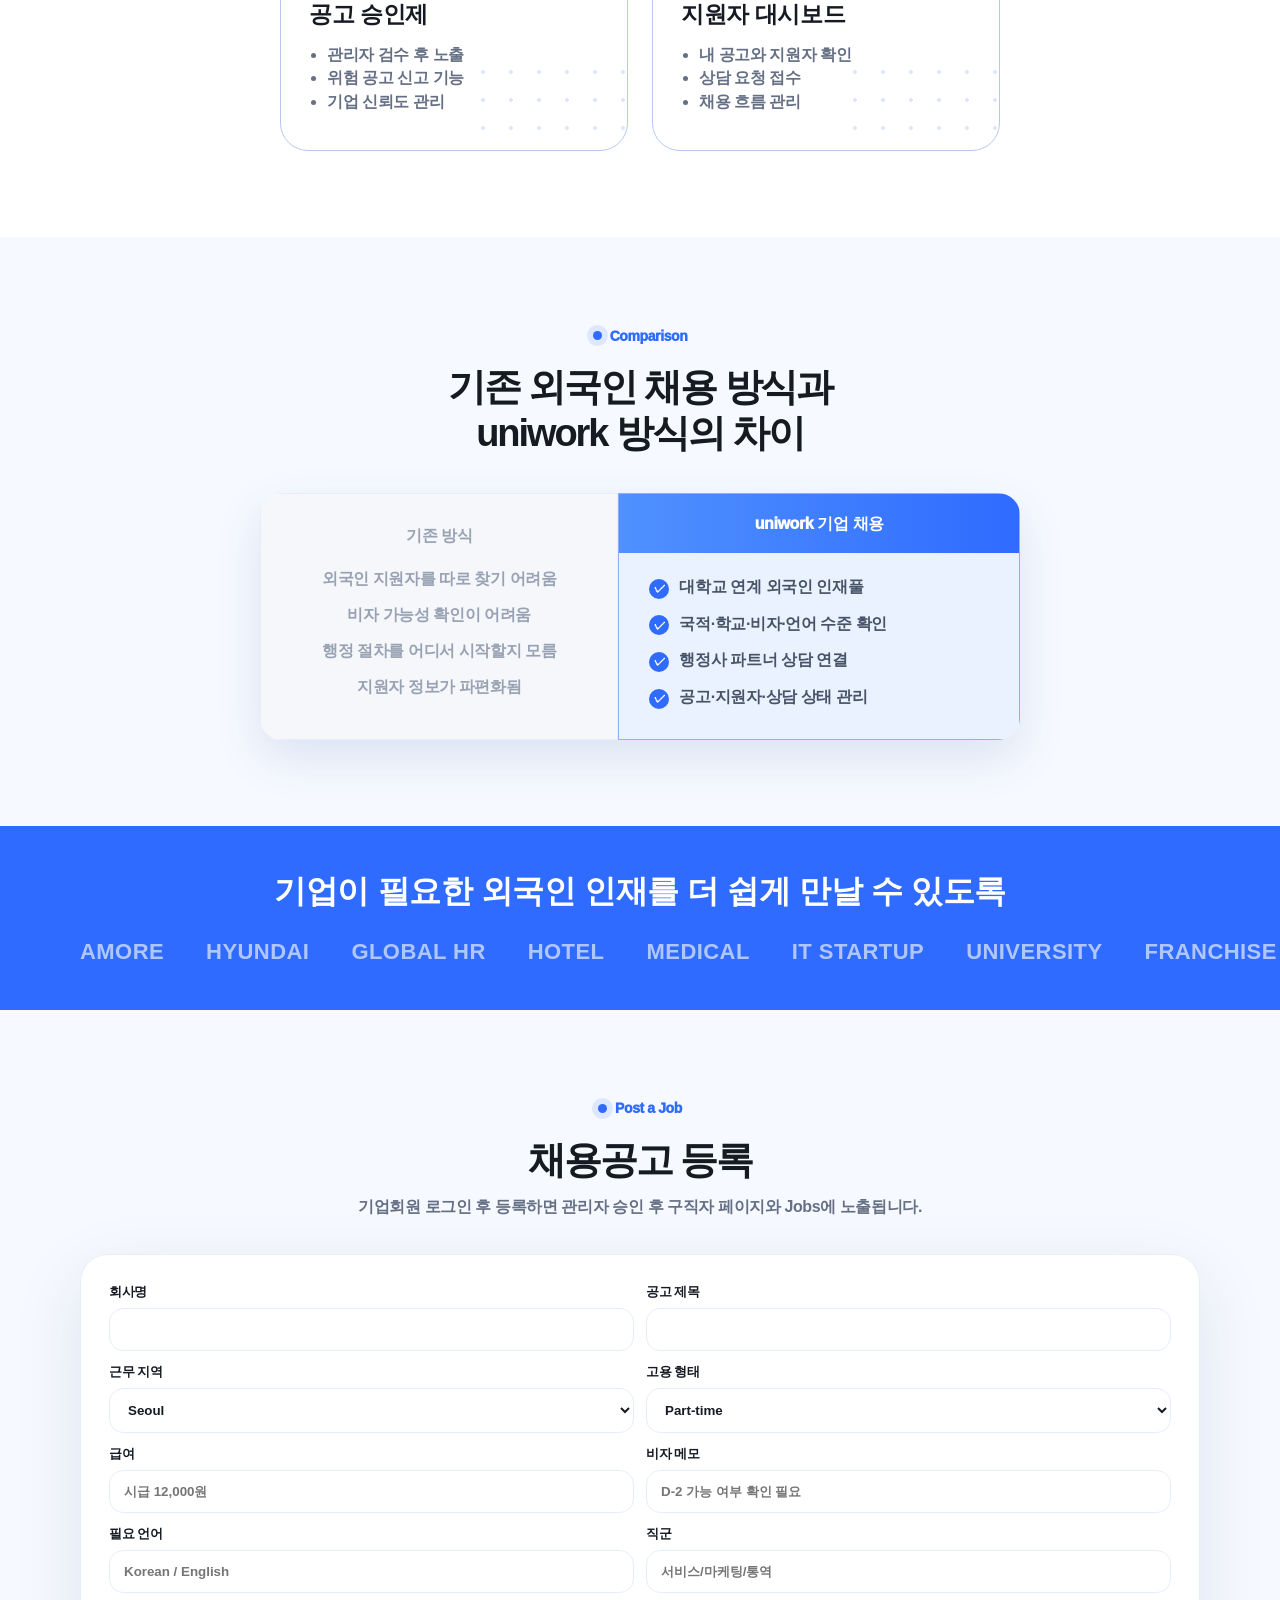
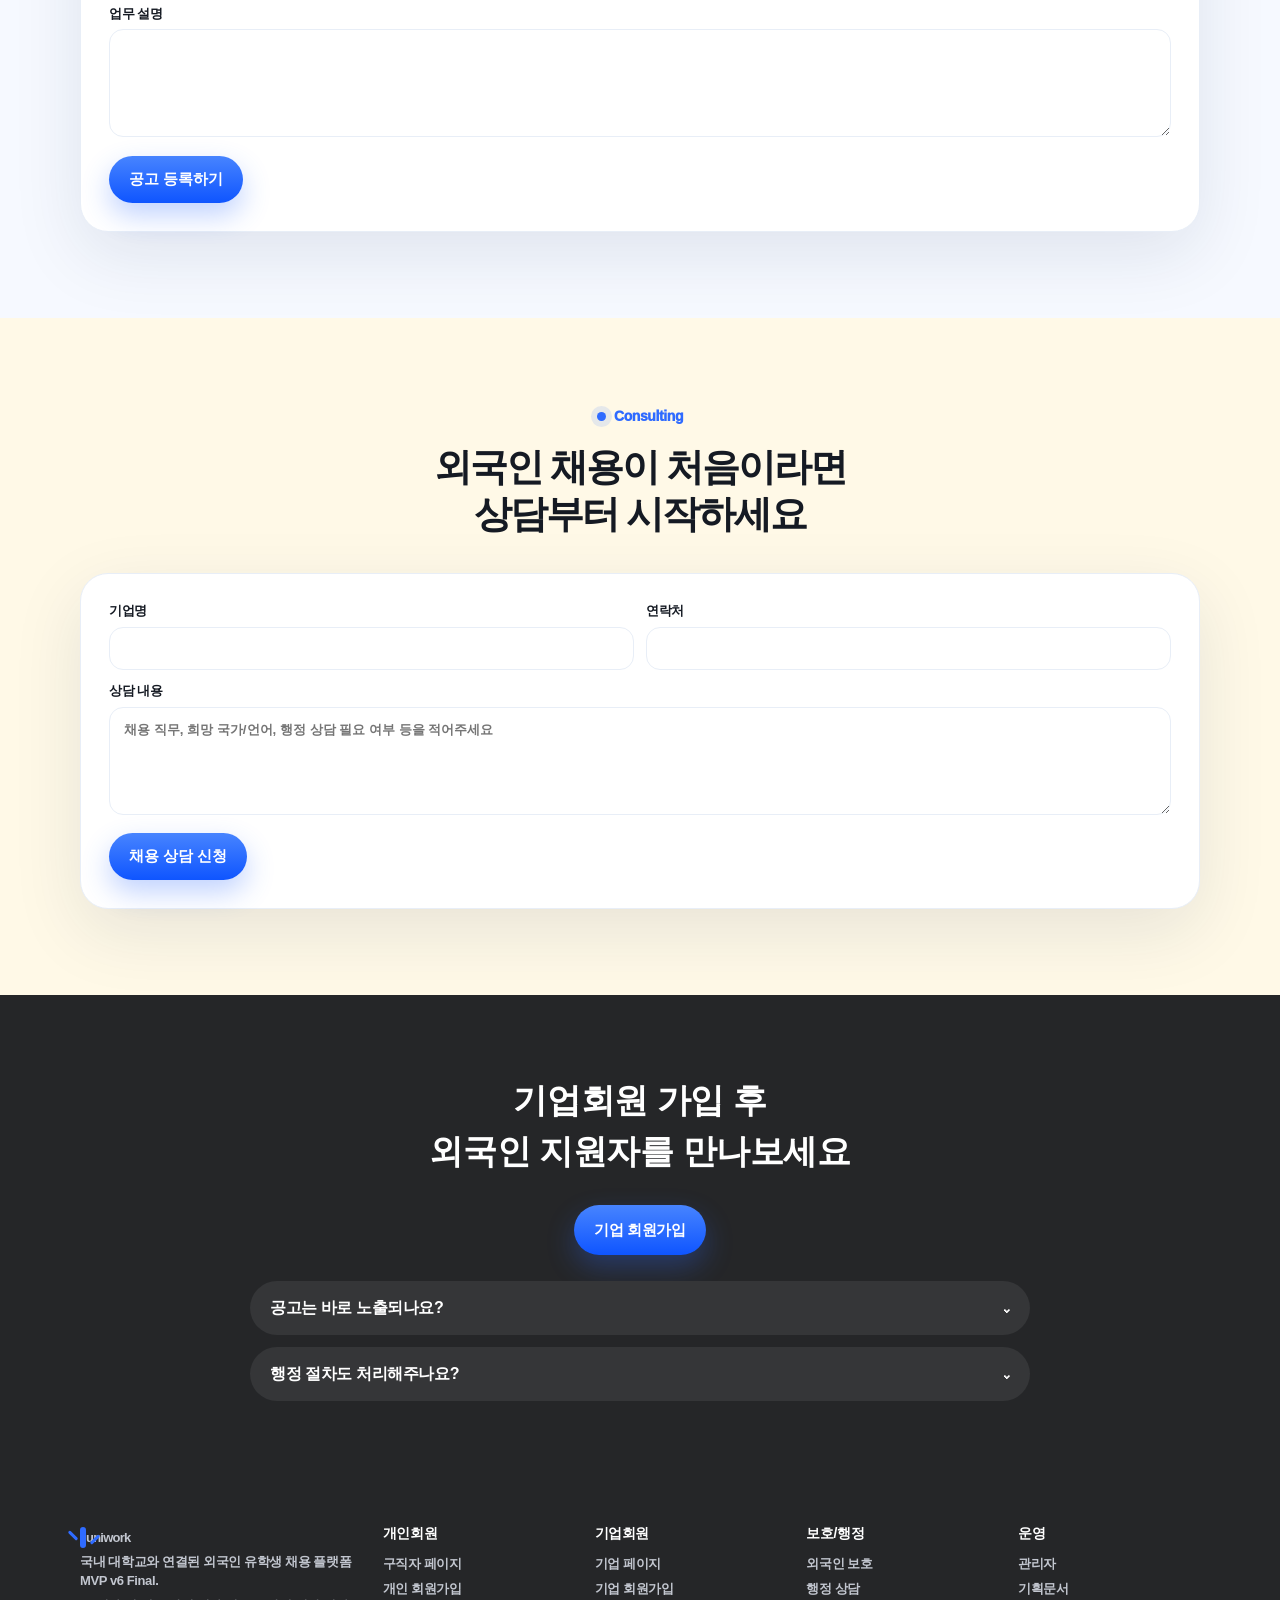
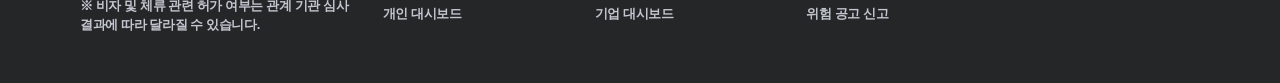
<file: corp.html>
<!doctype html><html lang="ko"><head><meta charset="utf-8"><meta name="viewport" content="width=device-width,initial-scale=1"><title>uniwork MVP v6 Final</title><link rel="stylesheet" href="assets/css/styles.css"><meta name="description" content="uniwork 외국인 유학생 채용 플랫폼 MVP. 개인회원·기업회원 분리, 채용공고, 이력서, 행정 패스트트랙, 매칭 부스트 데모를 제공합니다."></head><body>
<header class="topnav"><div class="wrap navin"><div class="navleft"><a class="logo" href="index.html"><span class="logo-mark"></span><span>uniwork <small>Jobs for Global Students</small></span></a></div><nav class="portal-switch" aria-label="portal switch"><a href="seeker.html" class="">구직자 페이지</a><a href="corp.html" class="active">기업 페이지</a></nav><nav class="navlinks"><a href="jobs.html" class="">Jobs</a><a href="community.html" class="">커뮤니티</a><a href="visa.html" class="">비자·보호</a><a href="admin.html" class="">운영자</a></nav><div class="navright"><div class="auth-state" data-auth-state></div><button class="navbtn" data-lang-toggle><span data-lang-label>EN</span></button><button class="navbtn" data-theme-toggle>◐</button><button class="navbtn menu-toggle" data-menu-toggle>☰</button></div></div><div class="mobile-panel wrap" data-mobile-menu><a href="seeker.html">구직자 페이지</a><a href="corp.html">기업 페이지</a><a href="login.html">로그인</a><a href="signup-seeker.html">개인 회원가입</a><a href="signup-company.html">기업 회원가입</a><a href="jobs.html">Jobs</a><a href="community.html">커뮤니티</a><a href="visa.html">비자·보호</a><a href="admin.html">운영자</a></div></header>
<main>
<section class="corp-hero"><div class="wrap"><span class="eyebrow">기업 회원</span><h1>정규직부터 <span class="blue">인턴·파트타임</span>까지<br>대학교 연계 외국인 유학생 인재풀</h1><p class="lead">좋은 인재를 고르는 일에 집중하세요. 지원자 프로필, 채용공고 등록, 행정 절차 연결까지 uniwork가 함께합니다.</p><div class="hero-actions" style="justify-content:center"><a class="btn primary" href="signup-company.html">기업 회원가입</a><a class="btn ghost" href="login.html">기업 로그인</a><a class="btn ghost" href="company-dashboard.html">기업 대시보드</a></div><div class="service-grid"><div class="service-card fade-up"><h3>채용공고 등록</h3><p>기업이 공고를 등록하면 관리자 검수 후 외국인 구직자에게 노출됩니다.</p><a href="#post-job" class="eyebrow">자세히 보기 →</a><div class="icon">📌</div></div><div class="service-card fade-up"><h3>지원자 관리</h3><p>지원자의 국적, 학교, 전공, 비자, 언어 수준, 근무 가능시간을 확인합니다.</p><a href="company-dashboard.html" class="eyebrow">자세히 보기 →</a><div class="icon">👥</div></div><div class="service-card fade-up"><h3>행정 절차 연결</h3><p>체류자격, 시간제 취업, 서류 확인이 필요한 경우 행정사 파트너와 연결합니다.</p><a href="#admin-support" class="eyebrow">자세히 보기 →</a><div class="icon">🧾</div></div><div class="service-card fade-up"><h3>채용 상담</h3><p>외국인 채용이 처음인 기업도 프로세스와 리스크를 안내받을 수 있습니다.</p><a href="#consult" class="eyebrow">자세히 보기 →</a><div class="icon">💬</div></div></div></div></section>
<section class="promo-bar"><div class="wrap promo-in"><div><h3>기업 채용 베타 오픈</h3><p>기업회원 가입 후 공고 등록과 지원자 관리를 시작하세요.</p></div><a class="btn light" href="signup-company.html">기업 회원가입</a></div></section>
<section class="section"><div class="wrap"><div class="section-head"><span class="eyebrow">Why uniwork</span><h2>외국인 채용 전문<br>무엇이 다를까요?</h2></div><div class="stat-grid"><div class="stat-card"><strong>학교+</strong><h3>대학교 연계 인재풀</h3><ul><li>유학생 기반 프로필</li><li>학교·전공·언어 정보 확인</li><li>한국어/영어 프로필 제공</li></ul><div class="soft-illus"></div></div><div class="stat-card"><strong>행정</strong><h3>채용 후 절차 연결</h3><ul><li>체류자격 검토 필요성 안내</li><li>행정사 파트너 연결</li><li>상담 상태 관리</li></ul><div class="soft-illus"></div></div><div class="stat-card"><strong>검수</strong><h3>공고 승인제</h3><ul><li>관리자 검수 후 노출</li><li>위험 공고 신고 기능</li><li>기업 신뢰도 관리</li></ul><div class="soft-illus"></div></div><div class="stat-card"><strong>관리</strong><h3>지원자 대시보드</h3><ul><li>내 공고와 지원자 확인</li><li>상담 요청 접수</li><li>채용 흐름 관리</li></ul><div class="soft-illus"></div></div></div></div></section>
<section class="section soft"><div class="wrap"><div class="section-head"><span class="eyebrow">Comparison</span><h2>기존 외국인 채용 방식과<br>uniwork 방식의 차이</h2></div><div class="compare"><div class="compare-col"><div class="compare-title">기존 방식</div><div class="bad-list"><span>외국인 지원자를 따로 찾기 어려움</span><span>비자 가능성 확인이 어려움</span><span>행정 절차를 어디서 시작할지 모름</span><span>지원자 정보가 파편화됨</span></div></div><div class="compare-col good"><div class="compare-title">uniwork 기업 채용</div><div class="check-list"><span>대학교 연계 외국인 인재풀</span><span>국적·학교·비자·언어 수준 확인</span><span>행정사 파트너 상담 연결</span><span>공고·지원자·상담 상태 관리</span></div></div></div></div></section>
<section class="logo-band"><div class="wrap"><h2>기업이 필요한 외국인 인재를 더 쉽게 만날 수 있도록</h2><div class="logos"><b>AMORE</b><b>HYUNDAI</b><b>GLOBAL HR</b><b>HOTEL</b><b>MEDICAL</b><b>IT STARTUP</b><b>UNIVERSITY</b><b>FRANCHISE</b><b>AMORE</b><b>HYUNDAI</b><b>GLOBAL HR</b><b>HOTEL</b></div></div></section>
<section class="section soft" id="post-job"><div class="wrap"><div class="section-head"><span class="eyebrow">Post a Job</span><h2>채용공고 등록</h2><p>기업회원 로그인 후 등록하면 관리자 승인 후 구직자 페이지와 Jobs에 노출됩니다.</p></div><form class="formbox" id="jobForm"><div class="form-grid"><div><label>회사명</label><input class="input" name="company" required></div><div><label>공고 제목</label><input class="input" name="title" required></div><div><label>근무 지역</label><select class="input" name="area"><option>Seoul</option><option>Gyeonggi</option><option>Incheon</option><option>Busan</option><option>Remote</option></select></div><div><label>고용 형태</label><select class="input" name="type"><option>Part-time</option><option>Internship</option><option>Full-time</option><option>Contract</option></select></div><div><label>급여</label><input class="input" name="salary" placeholder="시급 12,000원"></div><div><label>비자 메모</label><input class="input" name="visa" placeholder="D-2 가능 여부 확인 필요"></div><div><label>필요 언어</label><input class="input" name="lang" placeholder="Korean / English"></div><div><label>직군</label><input class="input" name="category" placeholder="서비스/마케팅/통역"></div><div class="full"><label>업무 설명</label><textarea name="desc"></textarea></div><div class="full"><button class="btn primary" type="submit">공고 등록하기</button></div></div></form></div></section>
<section class="section yellow" id="consult"><div class="wrap"><div class="section-head"><span class="eyebrow">Consulting</span><h2>외국인 채용이 처음이라면<br>상담부터 시작하세요</h2></div><form class="formbox" id="consultForm"><div class="form-grid"><div><label>기업명</label><input class="input" name="company" required></div><div><label>연락처</label><input class="input" name="contact" required></div><div class="full"><label>상담 내용</label><textarea name="desc" placeholder="채용 직무, 희망 국가/언어, 행정 상담 필요 여부 등을 적어주세요"></textarea></div><div class="full"><button class="btn primary" type="submit">채용 상담 신청</button></div></div></form></div></section>
<section class="cta-dark"><div class="wrap"><h2>기업회원 가입 후<br>외국인 지원자를 만나보세요</h2><a class="btn primary" href="signup-company.html">기업 회원가입</a><div class="faq"><div class="faq-item"><div class="faq-q">공고는 바로 노출되나요?<span>⌄</span></div><div class="faq-a">MVP에서는 관리자 검수 후 승인된 공고만 노출됩니다.</div></div><div class="faq-item"><div class="faq-q">행정 절차도 처리해주나요?<span>⌄</span></div><div class="faq-a">본 서비스는 행정사 파트너와 연계하여 절차를 안내합니다. 허가를 보장하지 않습니다.</div></div></div></div></section>
</main>
<footer class="footer"><div class="wrap footgrid"><div><a class="logo" href="index.html"><span class="logo-mark"></span><span>uniwork</span></a><p>국내 대학교와 연결된 외국인 유학생 채용 플랫폼 MVP v6 Final.</p><p>※ 비자 및 체류 관련 허가 여부는 관계 기관 심사 결과에 따라 달라질 수 있습니다.</p></div><div><h4>개인회원</h4><a href="seeker.html">구직자 페이지</a><a href="signup-seeker.html">개인 회원가입</a><a href="account.html">개인 대시보드</a></div><div><h4>기업회원</h4><a href="corp.html">기업 페이지</a><a href="signup-company.html">기업 회원가입</a><a href="company-dashboard.html">기업 대시보드</a></div><div><h4>보호/행정</h4><a href="visa.html">외국인 보호</a><a href="visa.html#request">행정 상담</a><a href="visa.html#report">위험 공고 신고</a></div><div><h4>운영</h4><a href="admin.html">관리자</a><a href="docs/MVP6_SPEC.md">기획문서</a></div></div></footer><div class="float-chat" title="상담">💬</div><script src="assets/js/app.js"></script></body></html>
</file>
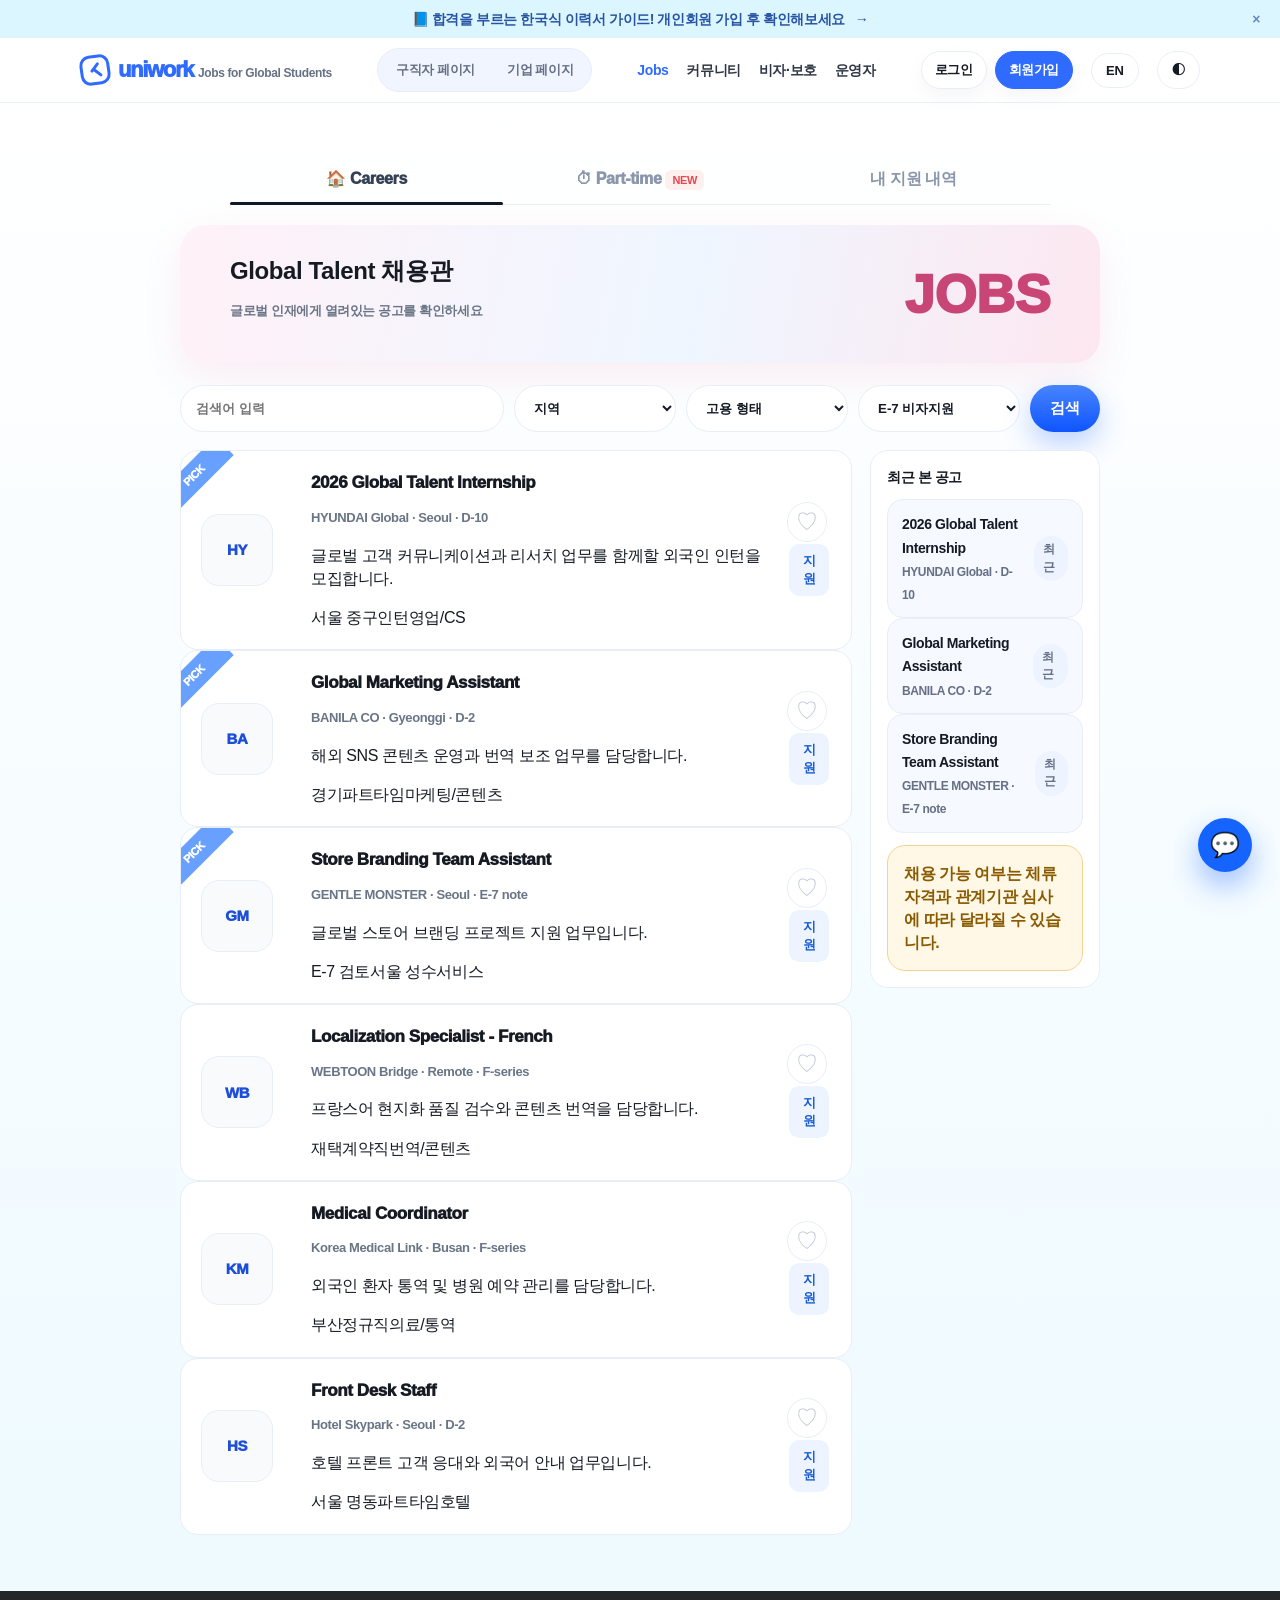
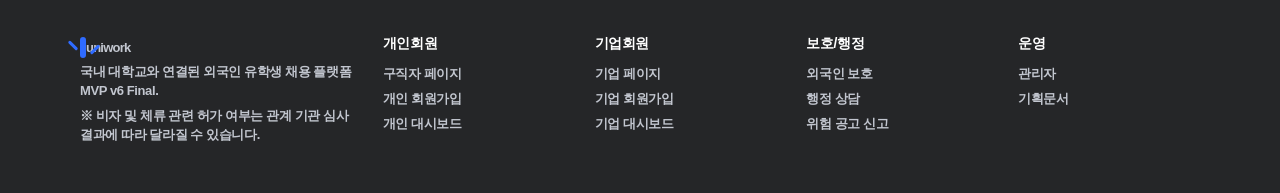
<file: jobs.html>
<!doctype html><html lang="ko"><head><meta charset="utf-8"><meta name="viewport" content="width=device-width,initial-scale=1"><title>uniwork MVP v6 Final</title><link rel="stylesheet" href="assets/css/styles.css"><meta name="description" content="uniwork 외국인 유학생 채용 플랫폼 MVP. 개인회원·기업회원 분리, 채용공고, 이력서, 행정 패스트트랙, 매칭 부스트 데모를 제공합니다."></head><body><div class="guidebar">📘 합격을 부르는 한국식 이력서 가이드! 개인회원 가입 후 확인해보세요 <span>→</span><span class="close">×</span></div>
<header class="topnav"><div class="wrap navin"><div class="navleft"><a class="logo" href="index.html"><span class="logo-mark"></span><span>uniwork <small>Jobs for Global Students</small></span></a></div><nav class="portal-switch" aria-label="portal switch"><a href="seeker.html" class="">구직자 페이지</a><a href="corp.html" class="">기업 페이지</a></nav><nav class="navlinks"><a href="jobs.html" class="active">Jobs</a><a href="community.html" class="">커뮤니티</a><a href="visa.html" class="">비자·보호</a><a href="admin.html" class="">운영자</a></nav><div class="navright"><div class="auth-state" data-auth-state></div><button class="navbtn" data-lang-toggle><span data-lang-label>EN</span></button><button class="navbtn" data-theme-toggle>◐</button><button class="navbtn menu-toggle" data-menu-toggle>☰</button></div></div><div class="mobile-panel wrap" data-mobile-menu><a href="seeker.html">구직자 페이지</a><a href="corp.html">기업 페이지</a><a href="login.html">로그인</a><a href="signup-seeker.html">개인 회원가입</a><a href="signup-company.html">기업 회원가입</a><a href="jobs.html">Jobs</a><a href="community.html">커뮤니티</a><a href="visa.html">비자·보호</a><a href="admin.html">운영자</a></div></header>
<main><section class="hero"><div class="mini-wrap"><div class="tabs-line"><a class="active">🏠 Careers</a><a>⏱ Part-time <span class="tag red">NEW</span></a><a href="account.html">내 지원 내역</a></div><div class="banner"><div><h3>Global Talent 채용관</h3><p class="job-meta">글로벌 인재에게 열려있는 공고를 확인하세요</p></div><div class="brandbig">JOBS</div></div><form class="searchbar" id="filterForm"><input class="field" name="term" placeholder="검색어 입력"><select class="field" name="area"><option value="">지역</option><option>Seoul</option><option>Gyeonggi</option><option>Incheon</option><option>Busan</option><option>Remote</option></select><select class="field" name="type"><option value="">고용 형태</option><option>Part-time</option><option>Internship</option><option>Full-time</option><option>Contract</option></select><select class="field" name="visa"><option value="">E-7 비자지원</option><option>E-7</option><option>D-2</option><option>D-10</option><option>F-series</option></select><button class="btn primary">검색</button></form><div class="job-layout"><div data-job-list></div><aside class="sidebox"><h4>최근 본 공고</h4><div data-recent-jobs></div><div class="notice" style="margin-top:12px">채용 가능 여부는 체류자격과 관계기관 심사에 따라 달라질 수 있습니다.</div></aside></div></div></section></main>
<footer class="footer"><div class="wrap footgrid"><div><a class="logo" href="index.html"><span class="logo-mark"></span><span>uniwork</span></a><p>국내 대학교와 연결된 외국인 유학생 채용 플랫폼 MVP v6 Final.</p><p>※ 비자 및 체류 관련 허가 여부는 관계 기관 심사 결과에 따라 달라질 수 있습니다.</p></div><div><h4>개인회원</h4><a href="seeker.html">구직자 페이지</a><a href="signup-seeker.html">개인 회원가입</a><a href="account.html">개인 대시보드</a></div><div><h4>기업회원</h4><a href="corp.html">기업 페이지</a><a href="signup-company.html">기업 회원가입</a><a href="company-dashboard.html">기업 대시보드</a></div><div><h4>보호/행정</h4><a href="visa.html">외국인 보호</a><a href="visa.html#request">행정 상담</a><a href="visa.html#report">위험 공고 신고</a></div><div><h4>운영</h4><a href="admin.html">관리자</a><a href="docs/MVP6_SPEC.md">기획문서</a></div></div></footer><div class="float-chat" title="상담">💬</div><script src="assets/js/app.js"></script></body></html>
</file>
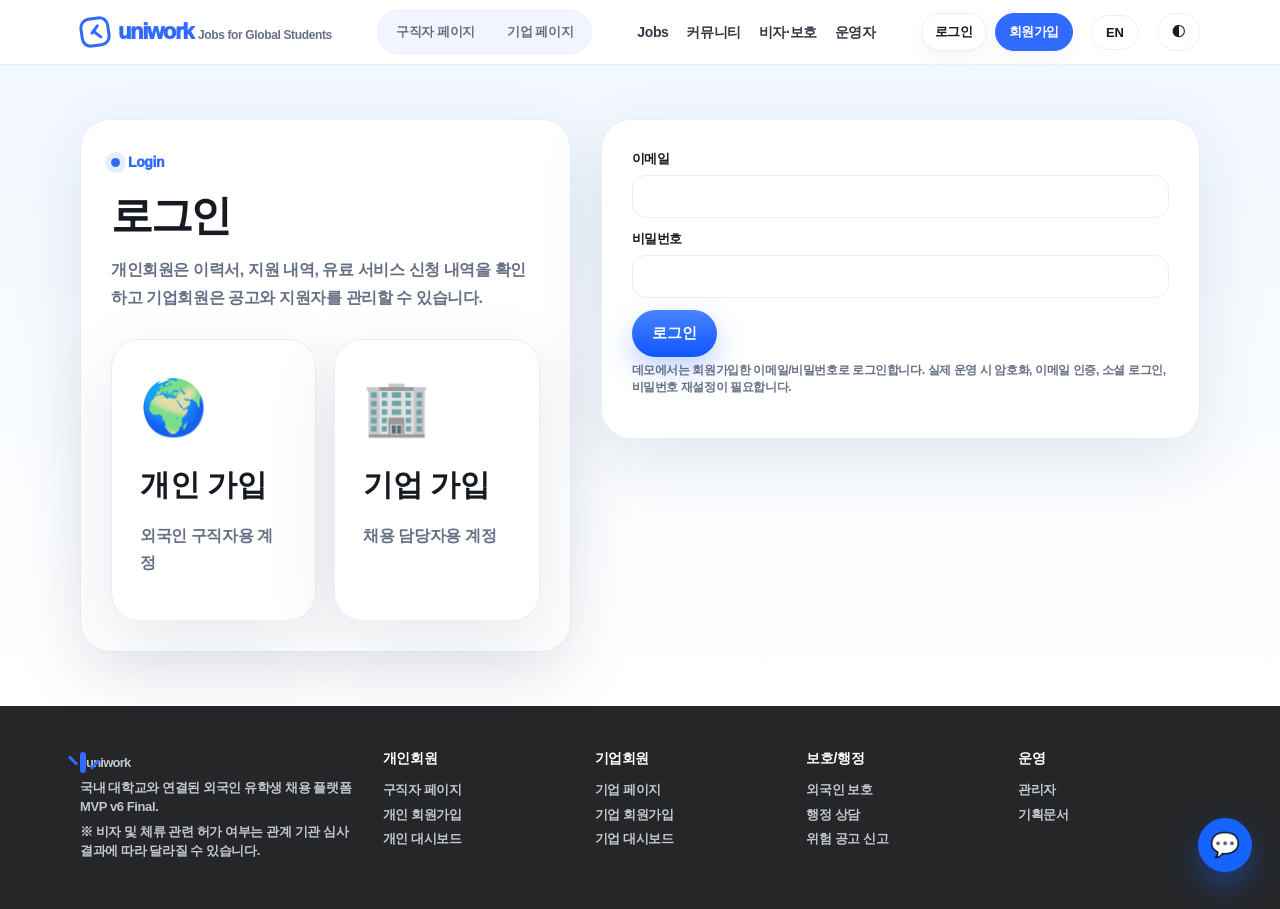
<file: login.html>
<!doctype html><html lang="ko"><head><meta charset="utf-8"><meta name="viewport" content="width=device-width,initial-scale=1"><title>uniwork MVP v6 Final</title><link rel="stylesheet" href="assets/css/styles.css"><meta name="description" content="uniwork 외국인 유학생 채용 플랫폼 MVP. 개인회원·기업회원 분리, 채용공고, 이력서, 행정 패스트트랙, 매칭 부스트 데모를 제공합니다."></head><body>
<header class="topnav">
  <div class="wrap navin">
    <div class="navleft"><a class="logo" href="index.html"><span class="logo-mark"></span><span>uniwork <small>Jobs for Global Students</small></span></a></div>
    <nav class="portal-switch" aria-label="portal switch"><a href="seeker.html" class="">구직자 페이지</a><a href="corp.html" class="">기업 페이지</a></nav>
    <nav class="navlinks"><a href="jobs.html" class="">Jobs</a><a href="community.html" class="">커뮤니티</a><a href="visa.html" class="">비자·보호</a><a href="admin.html" class="">운영자</a></nav>
    <div class="navright"><div class="auth-state" data-auth-state></div><button class="navbtn" data-lang-toggle><span data-lang-label>EN</span></button><button class="navbtn" data-theme-toggle>◐</button><button class="navbtn menu-toggle" data-menu-toggle>☰</button></div>
  </div>
  <div class="mobile-panel wrap" data-mobile-menu><a href="seeker.html">구직자 페이지</a><a href="corp.html">기업 페이지</a><a href="login.html">로그인</a><a href="signup-seeker.html">개인 회원가입</a><a href="signup-company.html">기업 회원가입</a><a href="jobs.html">Jobs</a><a href="community.html">커뮤니티</a><a href="visa.html">비자·보호</a><a href="admin.html">운영자</a></div>
</header>
<main><section class="signup-hero"><div class="wrap signup-shell"><aside class="signup-panel"><span class="eyebrow">Login</span><h1>로그인</h1><p class="lead">개인회원은 이력서, 지원 내역, 유료 서비스 신청 내역을 확인하고 기업회원은 공고와 지원자를 관리할 수 있습니다.</p><div class="role-gate"><a class="role-card" href="signup-seeker.html"><div class="icon-big">🌍</div><h2>개인 가입</h2><p>외국인 구직자용 계정</p></a><a class="role-card" href="signup-company.html"><div class="icon-big">🏢</div><h2>기업 가입</h2><p>채용 담당자용 계정</p></a></div></aside><section class="signup-panel"><form id="loginForm"><div class="form-grid"><div class="full"><label>이메일</label><input class="input" type="email" name="email" required></div><div class="full"><label>비밀번호</label><input class="input" type="password" name="password" required></div><div class="full"><button class="btn primary" type="submit">로그인</button></div></div></form><p class="form-hint">데모에서는 회원가입한 이메일/비밀번호로 로그인합니다. 실제 운영 시 암호화, 이메일 인증, 소셜 로그인, 비밀번호 재설정이 필요합니다.</p></section></div></section></main>
<footer class="footer"><div class="wrap footgrid"><div><a class="logo" href="index.html"><span class="logo-mark"></span><span>uniwork</span></a><p>국내 대학교와 연결된 외국인 유학생 채용 플랫폼 MVP v6 Final.</p><p>※ 비자 및 체류 관련 허가 여부는 관계 기관 심사 결과에 따라 달라질 수 있습니다.</p></div><div><h4>개인회원</h4><a href="seeker.html">구직자 페이지</a><a href="signup-seeker.html">개인 회원가입</a><a href="account.html">개인 대시보드</a></div><div><h4>기업회원</h4><a href="corp.html">기업 페이지</a><a href="signup-company.html">기업 회원가입</a><a href="company-dashboard.html">기업 대시보드</a></div><div><h4>보호/행정</h4><a href="visa.html">외국인 보호</a><a href="visa.html#request">행정 상담</a><a href="visa.html#report">위험 공고 신고</a></div><div><h4>운영</h4><a href="admin.html">관리자</a><a href="docs/MVP6_SPEC.md">기획문서</a></div></div></footer><div class="float-chat" title="상담">💬</div><script src="assets/js/app.js"></script></body></html>
</file>
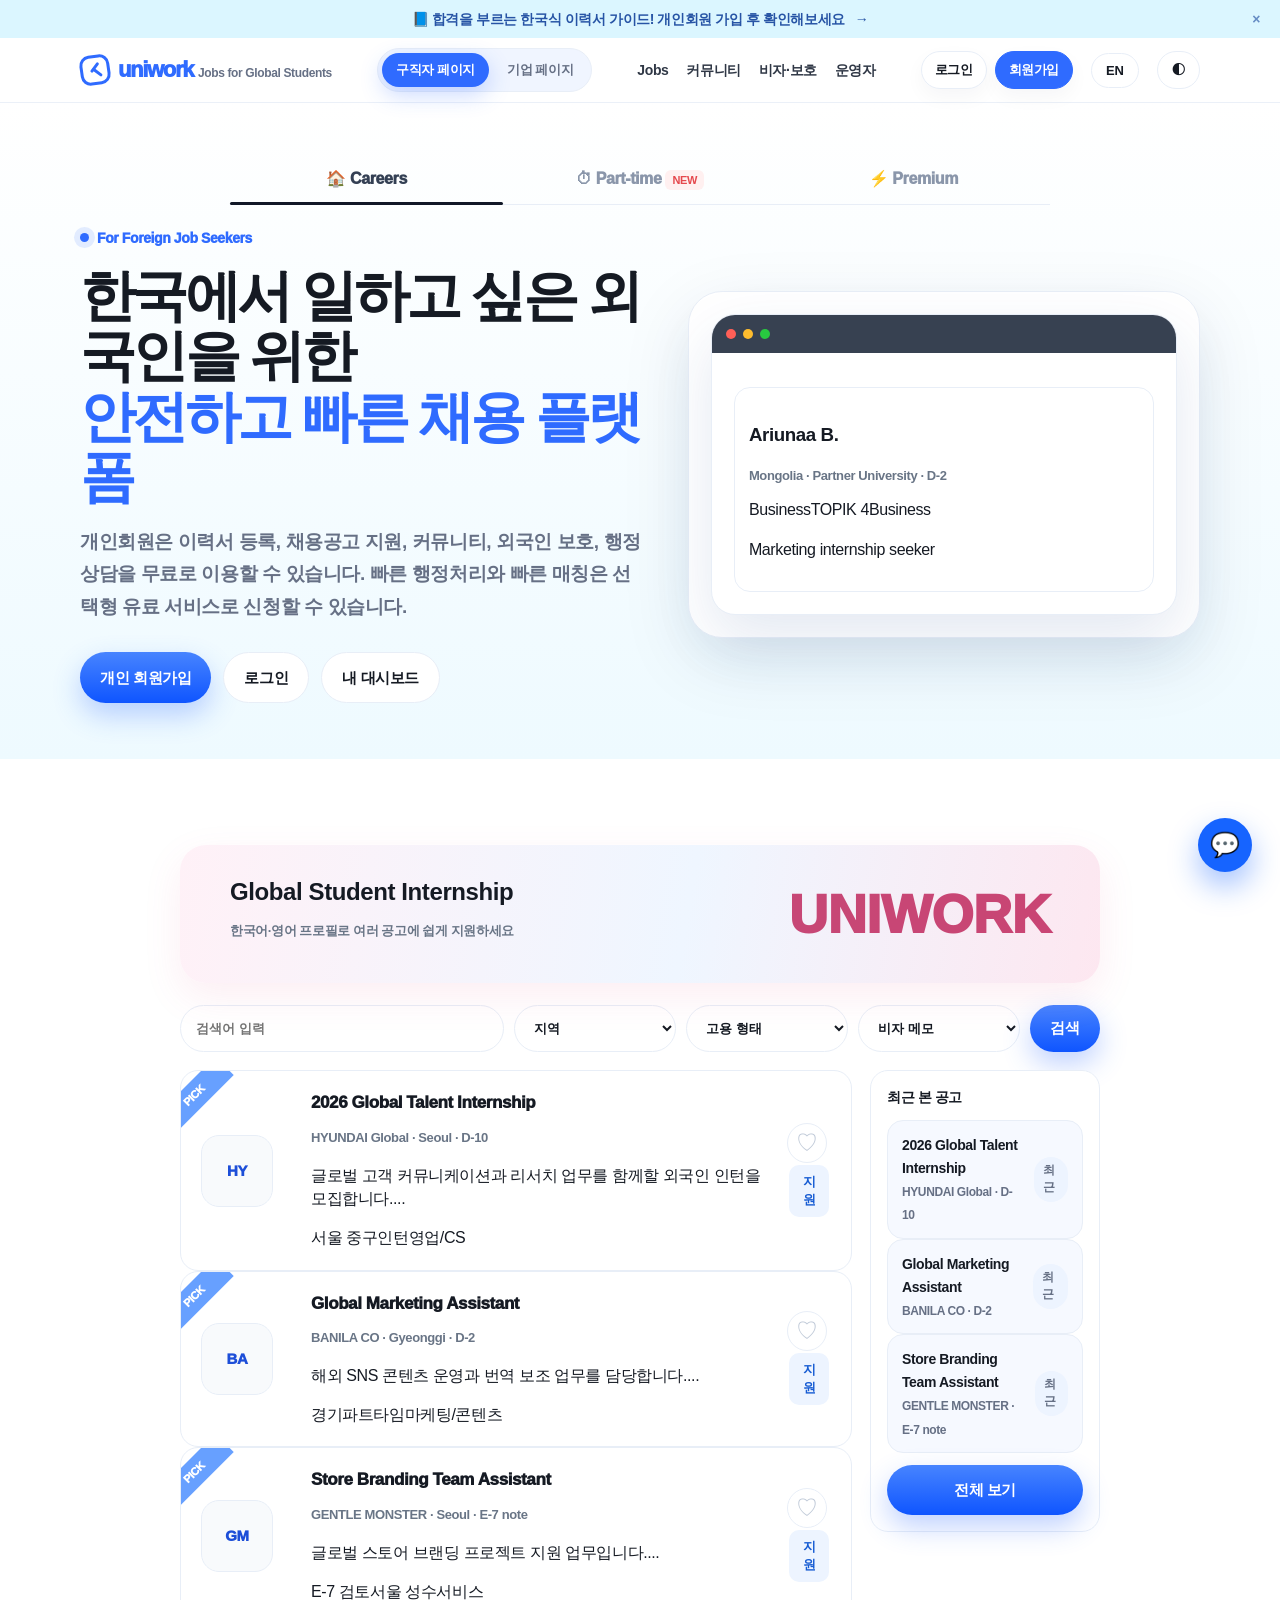
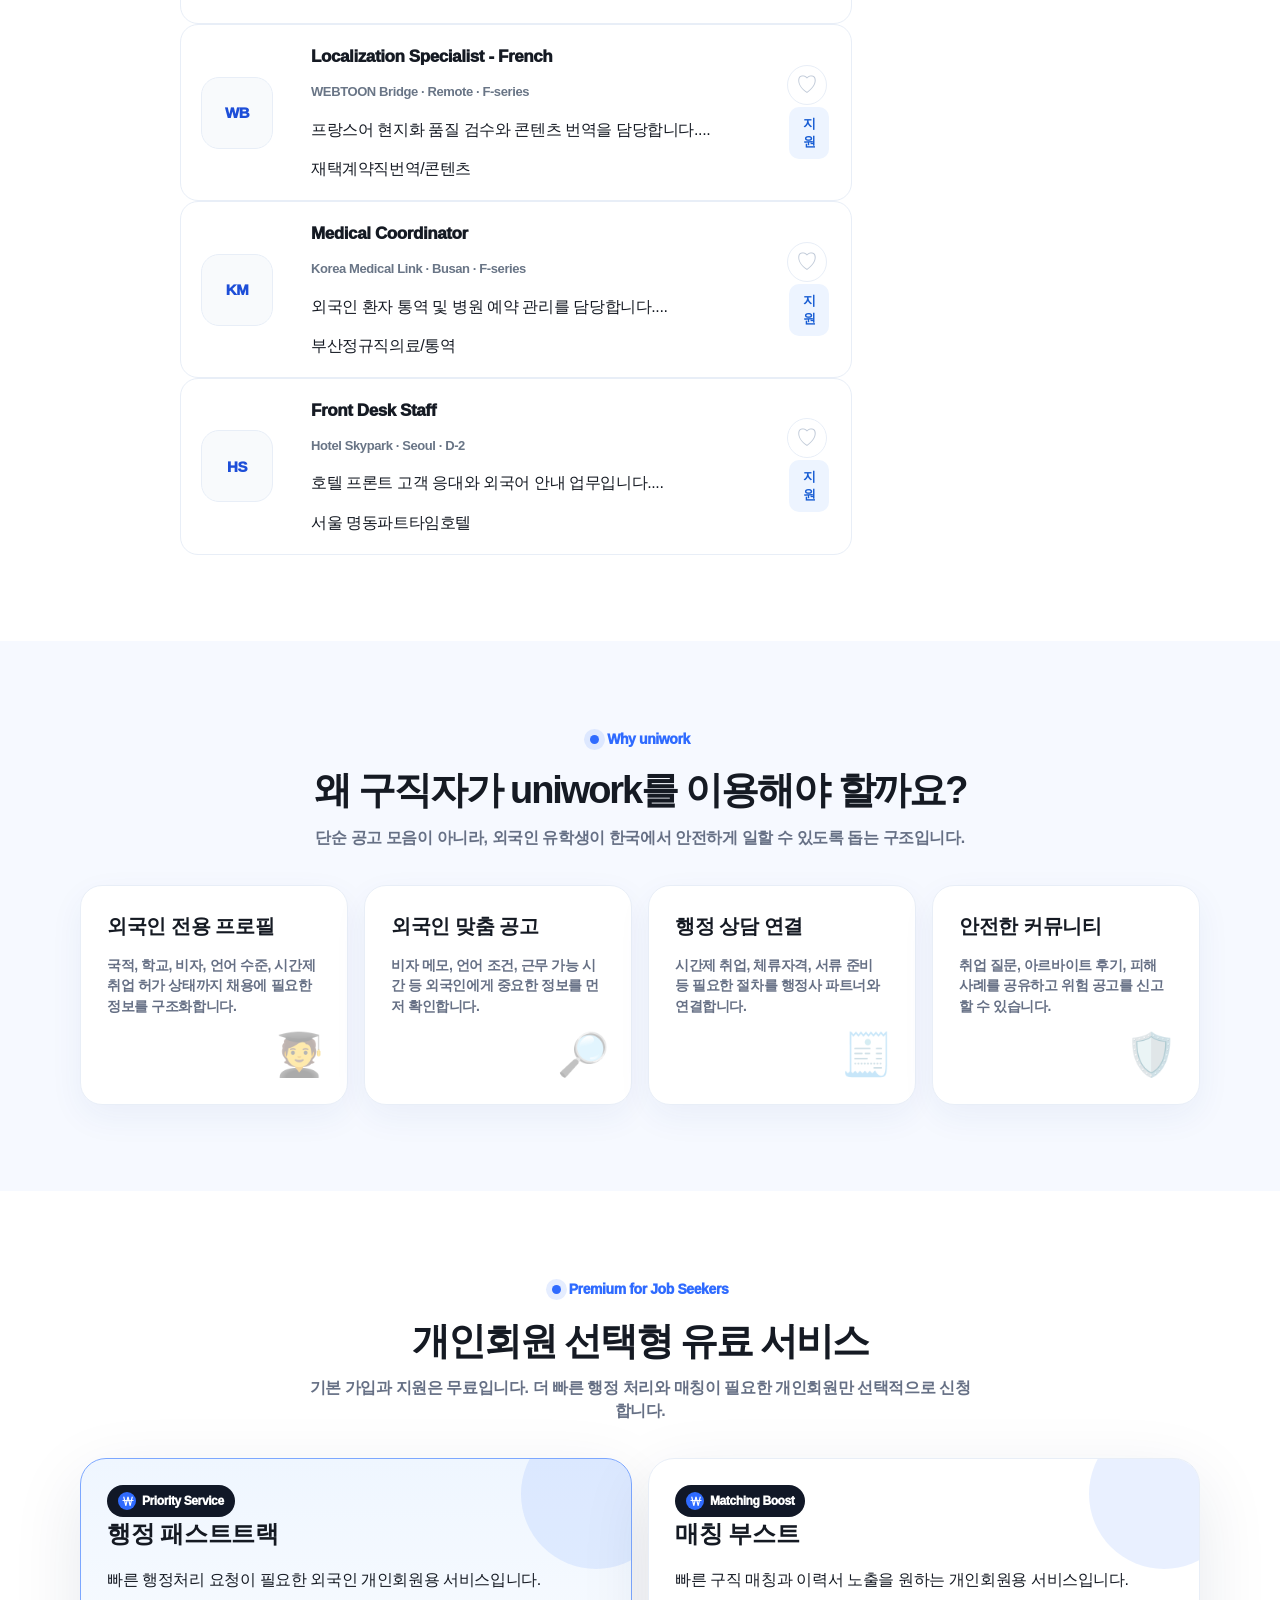
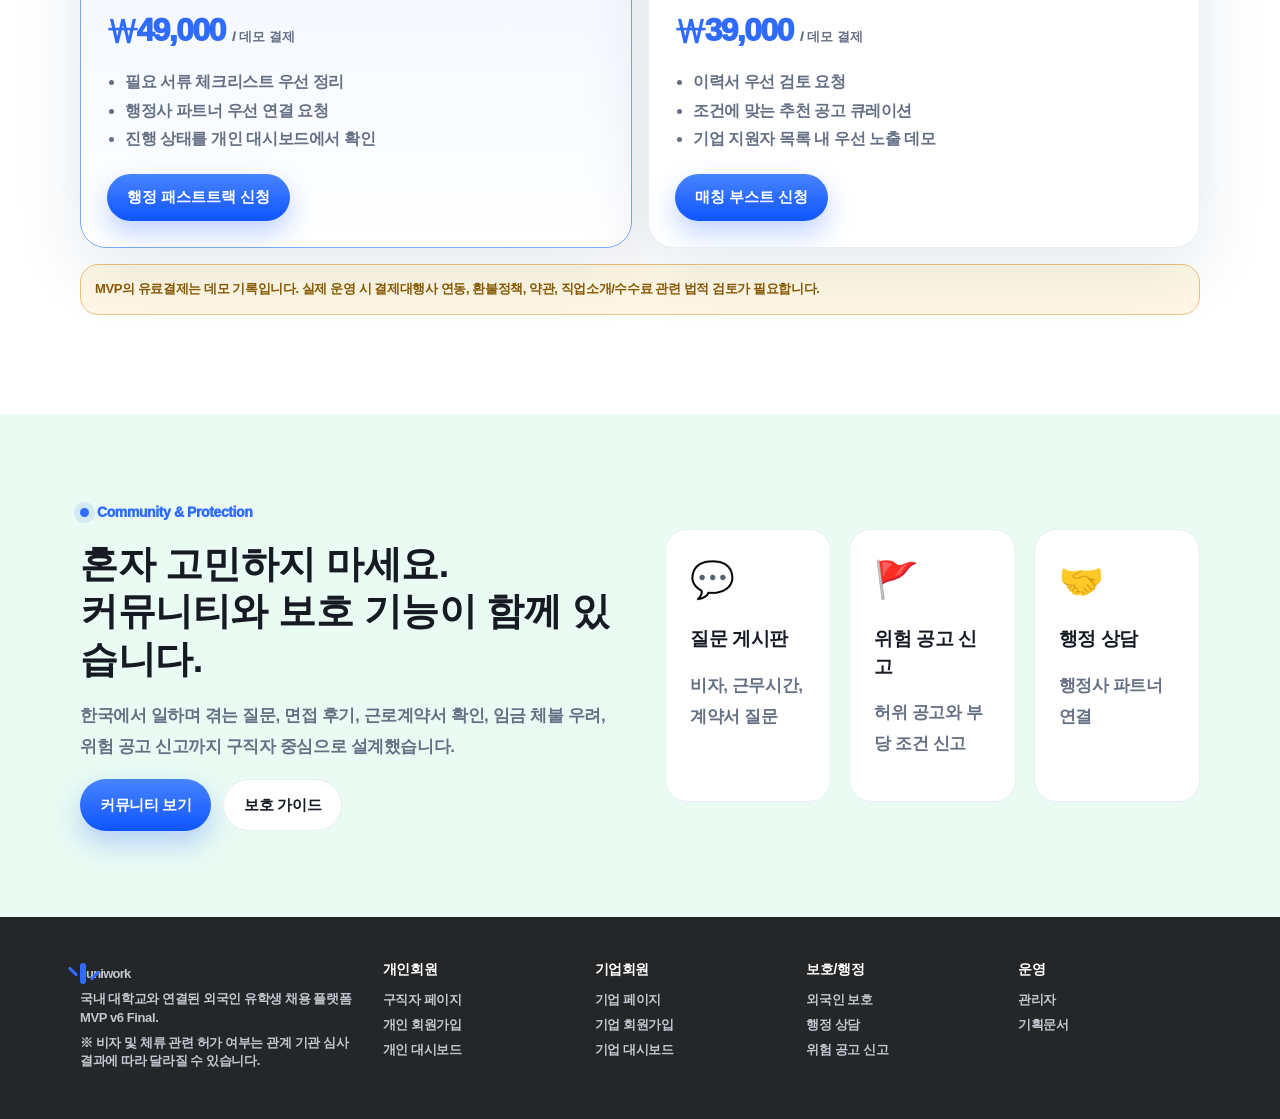
<file: seeker.html>
<!doctype html><html lang="ko"><head><meta charset="utf-8"><meta name="viewport" content="width=device-width,initial-scale=1"><title>uniwork MVP v6 Final</title><link rel="stylesheet" href="assets/css/styles.css"><meta name="description" content="uniwork 외국인 유학생 채용 플랫폼 MVP. 개인회원·기업회원 분리, 채용공고, 이력서, 행정 패스트트랙, 매칭 부스트 데모를 제공합니다."></head><body><div class="guidebar">📘 합격을 부르는 한국식 이력서 가이드! 개인회원 가입 후 확인해보세요 <span>→</span><span class="close">×</span></div>
<header class="topnav">
  <div class="wrap navin">
    <div class="navleft"><a class="logo" href="index.html"><span class="logo-mark"></span><span>uniwork <small>Jobs for Global Students</small></span></a></div>
    <nav class="portal-switch" aria-label="portal switch"><a href="seeker.html" class="active">구직자 페이지</a><a href="corp.html" class="">기업 페이지</a></nav>
    <nav class="navlinks"><a href="jobs.html" class="">Jobs</a><a href="community.html" class="">커뮤니티</a><a href="visa.html" class="">비자·보호</a><a href="admin.html" class="">운영자</a></nav>
    <div class="navright"><div class="auth-state" data-auth-state></div><button class="navbtn" data-lang-toggle><span data-lang-label>EN</span></button><button class="navbtn" data-theme-toggle>◐</button><button class="navbtn menu-toggle" data-menu-toggle>☰</button></div>
  </div>
  <div class="mobile-panel wrap" data-mobile-menu><a href="seeker.html">구직자 페이지</a><a href="corp.html">기업 페이지</a><a href="login.html">로그인</a><a href="signup-seeker.html">개인 회원가입</a><a href="signup-company.html">기업 회원가입</a><a href="jobs.html">Jobs</a><a href="community.html">커뮤니티</a><a href="visa.html">비자·보호</a><a href="admin.html">운영자</a></div>
</header>
<main>
<section class="hero"><div class="wrap"><div class="tabs-line"><a class="active" href="#careers">🏠 Careers</a><a href="#parttime">⏱ Part-time <span class="tag red">NEW</span></a><a href="#premium">⚡ Premium</a></div><div class="hero-grid"><div class="fade-up"><span class="eyebrow">For Foreign Job Seekers</span><h1 data-en="Find jobs in Korea,<br><span class='blue'>safely and faster.</span>">한국에서 일하고 싶은 외국인을 위한<br><span class="blue">안전하고 빠른 채용 플랫폼</span></h1><p class="lead">개인회원은 이력서 등록, 채용공고 지원, 커뮤니티, 외국인 보호, 행정 상담을 무료로 이용할 수 있습니다. 빠른 행정처리와 빠른 매칭은 선택형 유료 서비스로 신청할 수 있습니다.</p><div class="hero-actions"><a class="btn primary" href="signup-seeker.html">개인 회원가입</a><a class="btn ghost" href="login.html">로그인</a><a class="btn ghost" href="account.html">내 대시보드</a></div></div><div class="visual-card fade-up"><div class="mock-browser"><div class="browser-top"><i class="dot"></i><i class="dot"></i><i class="dot"></i></div><div class="mock-body" data-resume-preview></div></div></div></div></div></section>
<section class="section"><div class="mini-wrap"><div class="banner fade-up"><div><h3>Global Student Internship</h3><p class="job-meta">한국어·영어 프로필로 여러 공고에 쉽게 지원하세요</p></div><div class="brandbig">UNIWORK</div></div><form class="searchbar" id="filterForm"><input class="field" name="term" placeholder="검색어 입력"><select class="field" name="area"><option value="">지역</option><option>Seoul</option><option>Gyeonggi</option><option>Incheon</option><option>Busan</option><option>Remote</option></select><select class="field" name="type"><option value="">고용 형태</option><option>Part-time</option><option>Internship</option><option>Full-time</option><option>Contract</option></select><select class="field" name="visa"><option value="">비자 메모</option><option>D-2</option><option>D-10</option><option>E-7</option><option>F-series</option></select><button class="btn primary" type="submit">검색</button></form><div class="job-layout"><div data-job-list data-compact="true"></div><aside class="sidebox"><h4>최근 본 공고</h4><div data-recent-jobs></div><a class="btn primary" style="width:100%;margin-top:12px" href="jobs.html">전체 보기</a></aside></div></div></section>
<section class="section soft"><div class="wrap"><div class="section-head"><span class="eyebrow">Why uniwork</span><h2>왜 구직자가 uniwork를 이용해야 할까요?</h2><p>단순 공고 모음이 아니라, 외국인 유학생이 한국에서 안전하게 일할 수 있도록 돕는 구조입니다.</p></div><div class="service-grid"><div class="service-card fade-up"><h3>외국인 전용 프로필</h3><p>국적, 학교, 비자, 언어 수준, 시간제 취업 허가 상태까지 채용에 필요한 정보를 구조화합니다.</p><div class="icon">🧑‍🎓</div></div><div class="service-card fade-up"><h3>외국인 맞춤 공고</h3><p>비자 메모, 언어 조건, 근무 가능 시간 등 외국인에게 중요한 정보를 먼저 확인합니다.</p><div class="icon">🔎</div></div><div class="service-card fade-up"><h3>행정 상담 연결</h3><p>시간제 취업, 체류자격, 서류 준비 등 필요한 절차를 행정사 파트너와 연결합니다.</p><div class="icon">🧾</div></div><div class="service-card fade-up"><h3>안전한 커뮤니티</h3><p>취업 질문, 아르바이트 후기, 피해 사례를 공유하고 위험 공고를 신고할 수 있습니다.</p><div class="icon">🛡️</div></div></div></div></section>
<section class="section" id="premium"><div class="wrap"><div class="section-head"><span class="eyebrow">Premium for Job Seekers</span><h2>개인회원 선택형 유료 서비스</h2><p>기본 가입과 지원은 무료입니다. 더 빠른 행정 처리와 매칭이 필요한 개인회원만 선택적으로 신청합니다.</p></div><div class="premium-grid"><div class="premium-card featured"><span class="pay-badge">Priority Service</span><h3>행정 패스트트랙</h3><p>빠른 행정처리 요청이 필요한 외국인 개인회원용 서비스입니다.</p><div class="price">₩49,000 <small>/ 데모 결제</small></div><ul><li>필요 서류 체크리스트 우선 정리</li><li>행정사 파트너 우선 연결 요청</li><li>진행 상태를 개인 대시보드에서 확인</li></ul><button class="btn primary" data-premium-plan="admin_fast">행정 패스트트랙 신청</button></div><div class="premium-card"><span class="pay-badge">Matching Boost</span><h3>매칭 부스트</h3><p>빠른 구직 매칭과 이력서 노출을 원하는 개인회원용 서비스입니다.</p><div class="price">₩39,000 <small>/ 데모 결제</small></div><ul><li>이력서 우선 검토 요청</li><li>조건에 맞는 추천 공고 큐레이션</li><li>기업 지원자 목록 내 우선 노출 데모</li></ul><button class="btn primary" data-premium-plan="match_boost">매칭 부스트 신청</button></div></div><p class="risk-note" style="margin-top:16px">MVP의 유료결제는 데모 기록입니다. 실제 운영 시 결제대행사 연동, 환불정책, 약관, 직업소개/수수료 관련 법적 검토가 필요합니다.</p></div></section>
<section class="section mint"><div class="wrap feature-row"><div><span class="eyebrow">Community & Protection</span><h2>혼자 고민하지 마세요.<br>커뮤니티와 보호 기능이 함께 있습니다.</h2><p>한국에서 일하며 겪는 질문, 면접 후기, 근로계약서 확인, 임금 체불 우려, 위험 공고 신고까지 구직자 중심으로 설계했습니다.</p><div class="hero-actions"><a class="btn primary" href="community.html">커뮤니티 보기</a><a class="btn ghost" href="visa.html">보호 가이드</a></div></div><div class="cards3"><div class="protect-card"><div class="emoji">💬</div><h3>질문 게시판</h3><p>비자, 근무시간, 계약서 질문</p></div><div class="protect-card"><div class="emoji">🚩</div><h3>위험 공고 신고</h3><p>허위 공고와 부당 조건 신고</p></div><div class="protect-card"><div class="emoji">🤝</div><h3>행정 상담</h3><p>행정사 파트너 연결</p></div></div></div></section>
</main>
<footer class="footer"><div class="wrap footgrid"><div><a class="logo" href="index.html"><span class="logo-mark"></span><span>uniwork</span></a><p>국내 대학교와 연결된 외국인 유학생 채용 플랫폼 MVP v6 Final.</p><p>※ 비자 및 체류 관련 허가 여부는 관계 기관 심사 결과에 따라 달라질 수 있습니다.</p></div><div><h4>개인회원</h4><a href="seeker.html">구직자 페이지</a><a href="signup-seeker.html">개인 회원가입</a><a href="account.html">개인 대시보드</a></div><div><h4>기업회원</h4><a href="corp.html">기업 페이지</a><a href="signup-company.html">기업 회원가입</a><a href="company-dashboard.html">기업 대시보드</a></div><div><h4>보호/행정</h4><a href="visa.html">외국인 보호</a><a href="visa.html#request">행정 상담</a><a href="visa.html#report">위험 공고 신고</a></div><div><h4>운영</h4><a href="admin.html">관리자</a><a href="docs/MVP6_SPEC.md">기획문서</a></div></div></footer><div class="float-chat" title="상담">💬</div><script src="assets/js/app.js"></script></body></html>
</file>
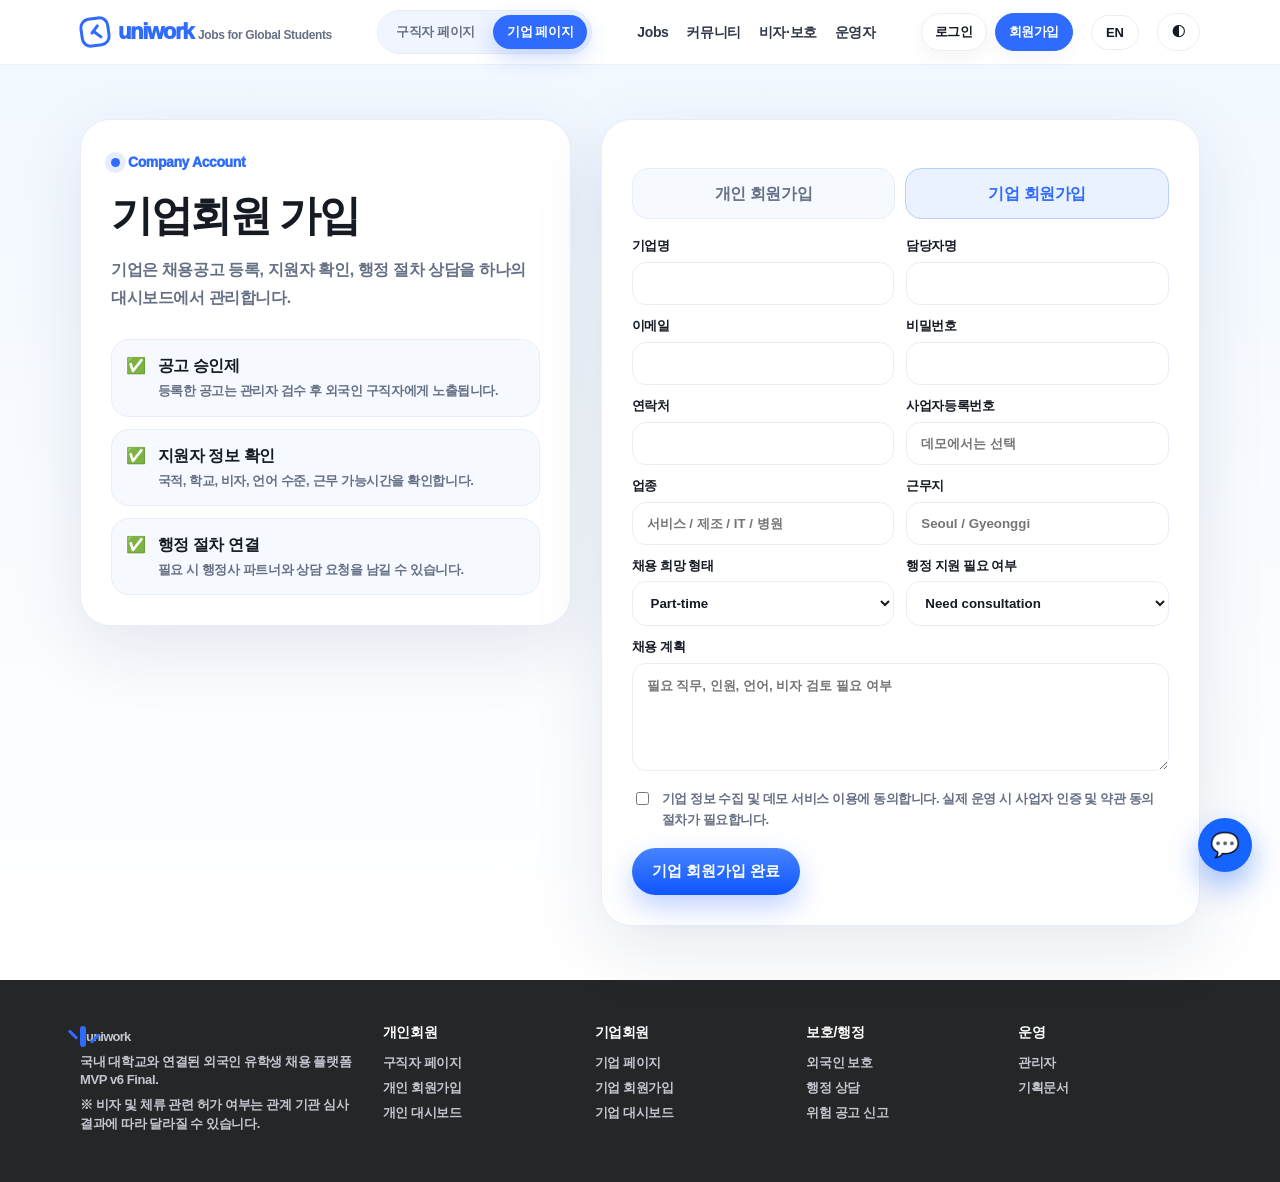
<file: signup-company.html>
<!doctype html><html lang="ko"><head><meta charset="utf-8"><meta name="viewport" content="width=device-width,initial-scale=1"><title>uniwork MVP v6 Final</title><link rel="stylesheet" href="assets/css/styles.css"><meta name="description" content="uniwork 외국인 유학생 채용 플랫폼 MVP. 개인회원·기업회원 분리, 채용공고, 이력서, 행정 패스트트랙, 매칭 부스트 데모를 제공합니다."></head><body>
<header class="topnav">
  <div class="wrap navin">
    <div class="navleft"><a class="logo" href="index.html"><span class="logo-mark"></span><span>uniwork <small>Jobs for Global Students</small></span></a></div>
    <nav class="portal-switch" aria-label="portal switch"><a href="seeker.html" class="">구직자 페이지</a><a href="corp.html" class="active">기업 페이지</a></nav>
    <nav class="navlinks"><a href="jobs.html" class="">Jobs</a><a href="community.html" class="">커뮤니티</a><a href="visa.html" class="">비자·보호</a><a href="admin.html" class="">운영자</a></nav>
    <div class="navright"><div class="auth-state" data-auth-state></div><button class="navbtn" data-lang-toggle><span data-lang-label>EN</span></button><button class="navbtn" data-theme-toggle>◐</button><button class="navbtn menu-toggle" data-menu-toggle>☰</button></div>
  </div>
  <div class="mobile-panel wrap" data-mobile-menu><a href="seeker.html">구직자 페이지</a><a href="corp.html">기업 페이지</a><a href="login.html">로그인</a><a href="signup-seeker.html">개인 회원가입</a><a href="signup-company.html">기업 회원가입</a><a href="jobs.html">Jobs</a><a href="community.html">커뮤니티</a><a href="visa.html">비자·보호</a><a href="admin.html">운영자</a></div>
</header>
<main><section class="signup-hero"><div class="wrap signup-shell"><aside class="signup-panel"><span class="eyebrow">Company Account</span><h1>기업회원 가입</h1><p class="lead">기업은 채용공고 등록, 지원자 확인, 행정 절차 상담을 하나의 대시보드에서 관리합니다.</p><div class="check-cards"><div class="check-card">✅<div><b>공고 승인제</b><p>등록한 공고는 관리자 검수 후 외국인 구직자에게 노출됩니다.</p></div></div><div class="check-card">✅<div><b>지원자 정보 확인</b><p>국적, 학교, 비자, 언어 수준, 근무 가능시간을 확인합니다.</p></div></div><div class="check-card">✅<div><b>행정 절차 연결</b><p>필요 시 행정사 파트너와 상담 요청을 남길 수 있습니다.</p></div></div></div></aside><section class="signup-panel"><div class="auth-tabs"><a href="signup-seeker.html">개인 회원가입</a><a class="active" href="signup-company.html">기업 회원가입</a></div><form data-register-role="company"><div class="form-grid"><div><label>기업명</label><input class="input" name="companyName" required></div><div><label>담당자명</label><input class="input" name="managerName" required></div><div><label>이메일</label><input class="input" type="email" name="email" required></div><div><label>비밀번호</label><input class="input" type="password" name="password" required minlength="4"></div><div><label>연락처</label><input class="input" name="phone" required></div><div><label>사업자등록번호</label><input class="input" name="businessNumber" placeholder="데모에서는 선택"></div><div><label>업종</label><input class="input" name="industry" placeholder="서비스 / 제조 / IT / 병원"></div><div><label>근무지</label><input class="input" name="location" placeholder="Seoul / Gyeonggi"></div><div><label>채용 희망 형태</label><select class="input" name="hiringType"><option>Part-time</option><option>Internship</option><option>Full-time</option><option>Contract</option><option>Multiple</option></select></div><div><label>행정 지원 필요 여부</label><select class="input" name="adminNeed"><option>Need consultation</option><option>Not sure</option><option>No</option></select></div><div class="full"><label>채용 계획</label><textarea name="hiringPlan" placeholder="필요 직무, 인원, 언어, 비자 검토 필요 여부"></textarea></div><div class="full"><label class="consent"><input type="checkbox" required> 기업 정보 수집 및 데모 서비스 이용에 동의합니다. 실제 운영 시 사업자 인증 및 약관 동의 절차가 필요합니다.</label></div><div class="full"><button class="btn primary" type="submit">기업 회원가입 완료</button></div></div></form></section></div></section></main>
<footer class="footer"><div class="wrap footgrid"><div><a class="logo" href="index.html"><span class="logo-mark"></span><span>uniwork</span></a><p>국내 대학교와 연결된 외국인 유학생 채용 플랫폼 MVP v6 Final.</p><p>※ 비자 및 체류 관련 허가 여부는 관계 기관 심사 결과에 따라 달라질 수 있습니다.</p></div><div><h4>개인회원</h4><a href="seeker.html">구직자 페이지</a><a href="signup-seeker.html">개인 회원가입</a><a href="account.html">개인 대시보드</a></div><div><h4>기업회원</h4><a href="corp.html">기업 페이지</a><a href="signup-company.html">기업 회원가입</a><a href="company-dashboard.html">기업 대시보드</a></div><div><h4>보호/행정</h4><a href="visa.html">외국인 보호</a><a href="visa.html#request">행정 상담</a><a href="visa.html#report">위험 공고 신고</a></div><div><h4>운영</h4><a href="admin.html">관리자</a><a href="docs/MVP6_SPEC.md">기획문서</a></div></div></footer><div class="float-chat" title="상담">💬</div><script src="assets/js/app.js"></script></body></html>
</file>
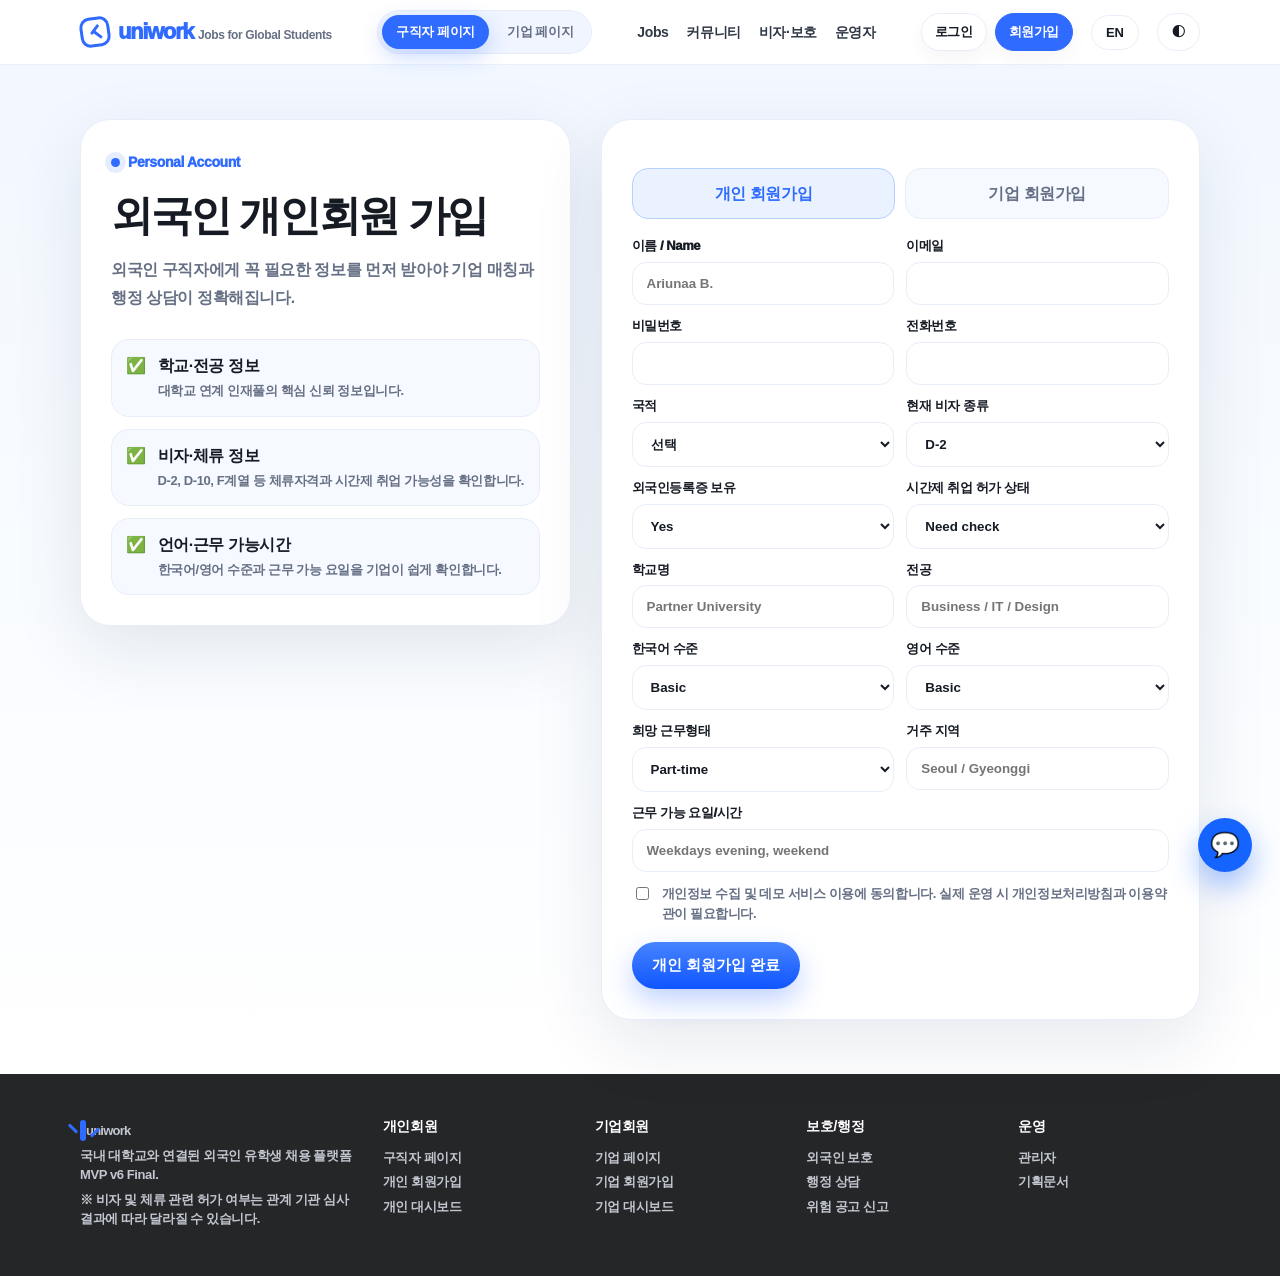
<file: signup-seeker.html>
<!doctype html><html lang="ko"><head><meta charset="utf-8"><meta name="viewport" content="width=device-width,initial-scale=1"><title>uniwork MVP v6 Final</title><link rel="stylesheet" href="assets/css/styles.css"><meta name="description" content="uniwork 외국인 유학생 채용 플랫폼 MVP. 개인회원·기업회원 분리, 채용공고, 이력서, 행정 패스트트랙, 매칭 부스트 데모를 제공합니다."></head><body>
<header class="topnav">
  <div class="wrap navin">
    <div class="navleft"><a class="logo" href="index.html"><span class="logo-mark"></span><span>uniwork <small>Jobs for Global Students</small></span></a></div>
    <nav class="portal-switch" aria-label="portal switch"><a href="seeker.html" class="active">구직자 페이지</a><a href="corp.html" class="">기업 페이지</a></nav>
    <nav class="navlinks"><a href="jobs.html" class="">Jobs</a><a href="community.html" class="">커뮤니티</a><a href="visa.html" class="">비자·보호</a><a href="admin.html" class="">운영자</a></nav>
    <div class="navright"><div class="auth-state" data-auth-state></div><button class="navbtn" data-lang-toggle><span data-lang-label>EN</span></button><button class="navbtn" data-theme-toggle>◐</button><button class="navbtn menu-toggle" data-menu-toggle>☰</button></div>
  </div>
  <div class="mobile-panel wrap" data-mobile-menu><a href="seeker.html">구직자 페이지</a><a href="corp.html">기업 페이지</a><a href="login.html">로그인</a><a href="signup-seeker.html">개인 회원가입</a><a href="signup-company.html">기업 회원가입</a><a href="jobs.html">Jobs</a><a href="community.html">커뮤니티</a><a href="visa.html">비자·보호</a><a href="admin.html">운영자</a></div>
</header>
<main><section class="signup-hero"><div class="wrap signup-shell"><aside class="signup-panel"><span class="eyebrow">Personal Account</span><h1>외국인 개인회원 가입</h1><p class="lead">외국인 구직자에게 꼭 필요한 정보를 먼저 받아야 기업 매칭과 행정 상담이 정확해집니다.</p><div class="check-cards"><div class="check-card">✅<div><b>학교·전공 정보</b><p>대학교 연계 인재풀의 핵심 신뢰 정보입니다.</p></div></div><div class="check-card">✅<div><b>비자·체류 정보</b><p>D-2, D-10, F계열 등 체류자격과 시간제 취업 가능성을 확인합니다.</p></div></div><div class="check-card">✅<div><b>언어·근무 가능시간</b><p>한국어/영어 수준과 근무 가능 요일을 기업이 쉽게 확인합니다.</p></div></div></div></aside><section class="signup-panel"><div class="auth-tabs"><a class="active" href="signup-seeker.html">개인 회원가입</a><a href="signup-company.html">기업 회원가입</a></div><form data-register-role="seeker"><div class="form-grid"><div><label>이름 / Name</label><input class="input" name="name" required placeholder="Ariunaa B."></div><div><label>이메일</label><input class="input" type="email" name="email" required></div><div><label>비밀번호</label><input class="input" type="password" name="password" required minlength="4"></div><div><label>전화번호</label><input class="input" name="phone" required></div><div><label>국적</label><select class="input" name="nationality" required><option value="">선택</option><option>Mongolia</option><option>Vietnam</option><option>Myanmar</option><option>Uzbekistan</option><option>China</option><option>Nepal</option><option>Other</option></select></div><div><label>현재 비자 종류</label><select class="input" name="visa" required><option>D-2</option><option>D-4</option><option>D-10</option><option>F-series</option><option>E-7</option><option>Other / unsure</option></select></div><div><label>외국인등록증 보유</label><select class="input" name="arc"><option>Yes</option><option>No</option><option>In progress</option></select></div><div><label>시간제 취업 허가 상태</label><select class="input" name="workPermit"><option>Need check</option><option>Approved</option><option>Not required / unsure</option><option>Not yet</option></select></div><div><label>학교명</label><input class="input" name="school" placeholder="Partner University"></div><div><label>전공</label><input class="input" name="major" placeholder="Business / IT / Design"></div><div><label>한국어 수준</label><select class="input" name="korean"><option>Basic</option><option>TOPIK 2</option><option>TOPIK 3</option><option>TOPIK 4</option><option>TOPIK 5+</option></select></div><div><label>영어 수준</label><select class="input" name="english"><option>Basic</option><option>Conversational</option><option>Business</option><option>Fluent</option></select></div><div><label>희망 근무형태</label><select class="input" name="preferredType"><option>Part-time</option><option>Internship</option><option>Full-time</option><option>Contract</option></select></div><div><label>거주 지역</label><input class="input" name="residence" placeholder="Seoul / Gyeonggi"></div><div class="full"><label>근무 가능 요일/시간</label><input class="input" name="availability" placeholder="Weekdays evening, weekend"></div><div class="full"><label class="consent"><input type="checkbox" required> 개인정보 수집 및 데모 서비스 이용에 동의합니다. 실제 운영 시 개인정보처리방침과 이용약관이 필요합니다.</label></div><div class="full"><button class="btn primary" type="submit">개인 회원가입 완료</button></div></div></form></section></div></section></main>
<footer class="footer"><div class="wrap footgrid"><div><a class="logo" href="index.html"><span class="logo-mark"></span><span>uniwork</span></a><p>국내 대학교와 연결된 외국인 유학생 채용 플랫폼 MVP v6 Final.</p><p>※ 비자 및 체류 관련 허가 여부는 관계 기관 심사 결과에 따라 달라질 수 있습니다.</p></div><div><h4>개인회원</h4><a href="seeker.html">구직자 페이지</a><a href="signup-seeker.html">개인 회원가입</a><a href="account.html">개인 대시보드</a></div><div><h4>기업회원</h4><a href="corp.html">기업 페이지</a><a href="signup-company.html">기업 회원가입</a><a href="company-dashboard.html">기업 대시보드</a></div><div><h4>보호/행정</h4><a href="visa.html">외국인 보호</a><a href="visa.html#request">행정 상담</a><a href="visa.html#report">위험 공고 신고</a></div><div><h4>운영</h4><a href="admin.html">관리자</a><a href="docs/MVP6_SPEC.md">기획문서</a></div></div></footer><div class="float-chat" title="상담">💬</div><script src="assets/js/app.js"></script></body></html>
</file>
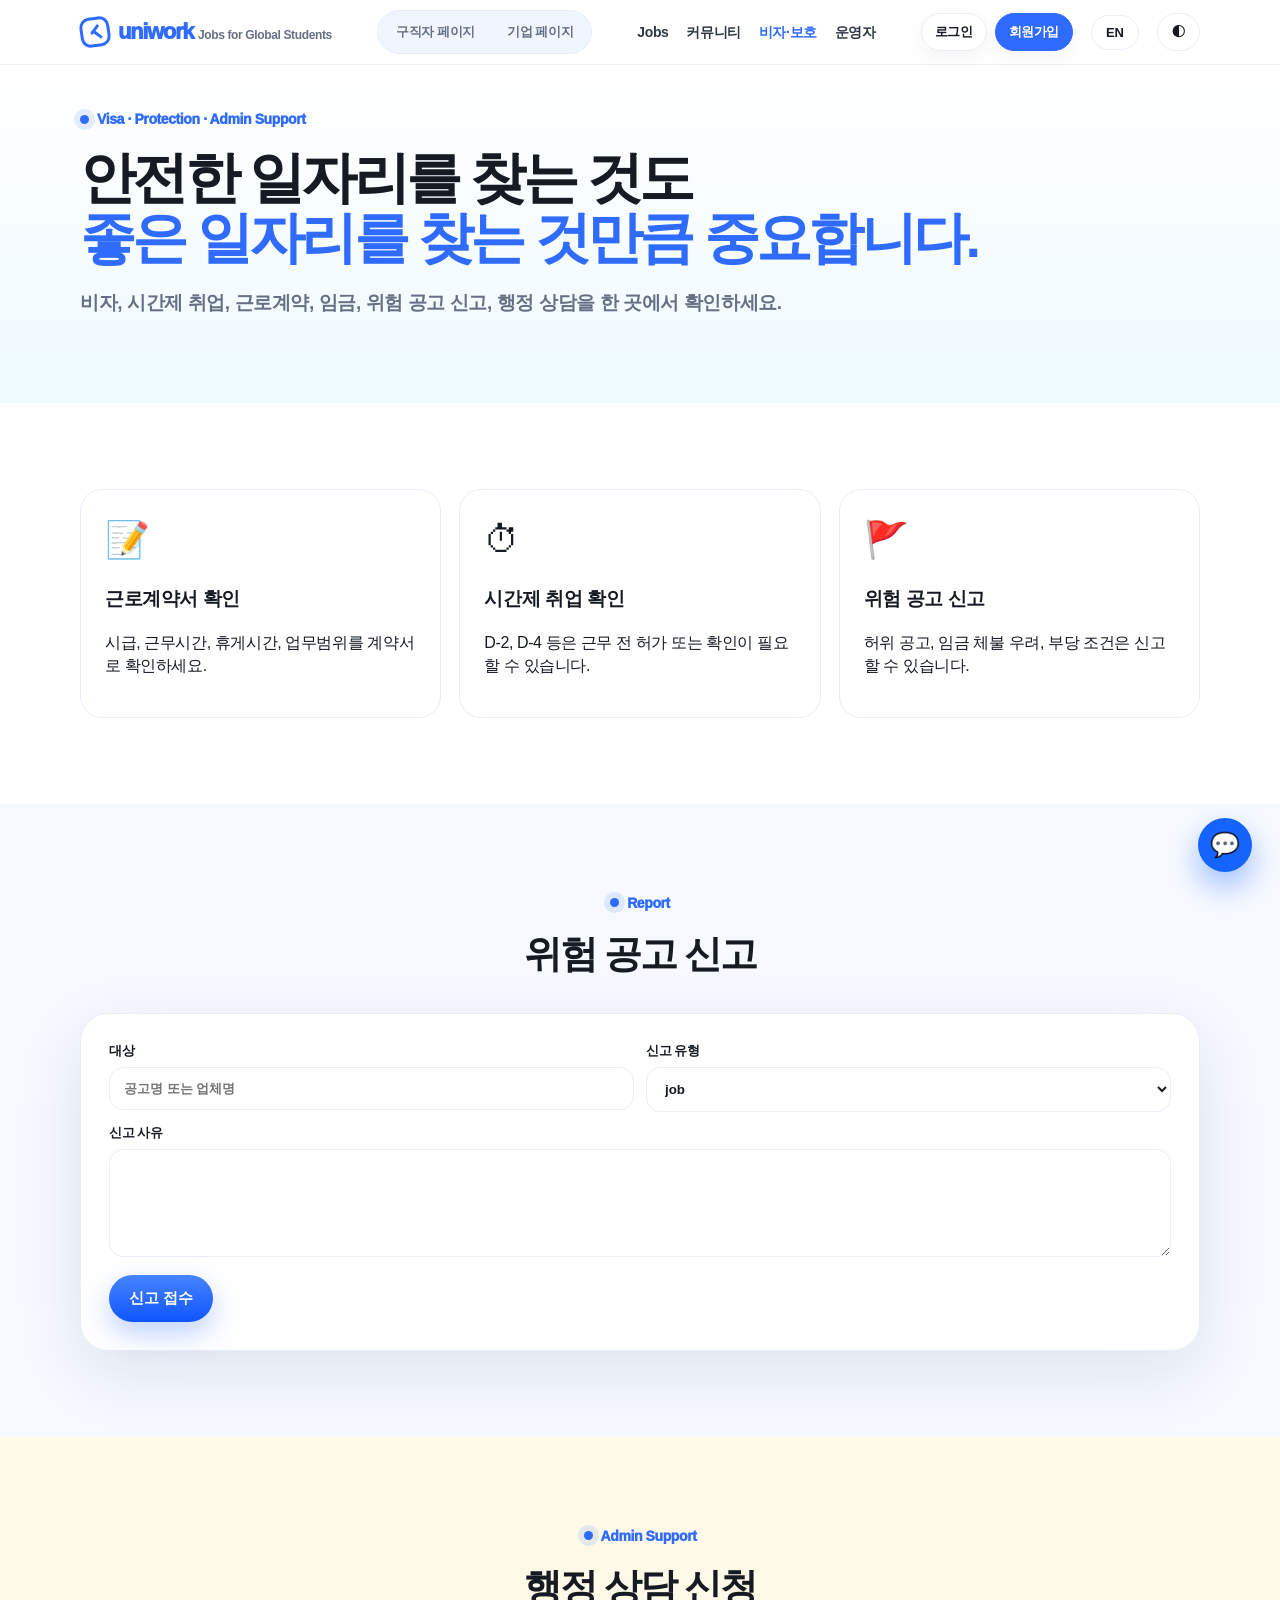
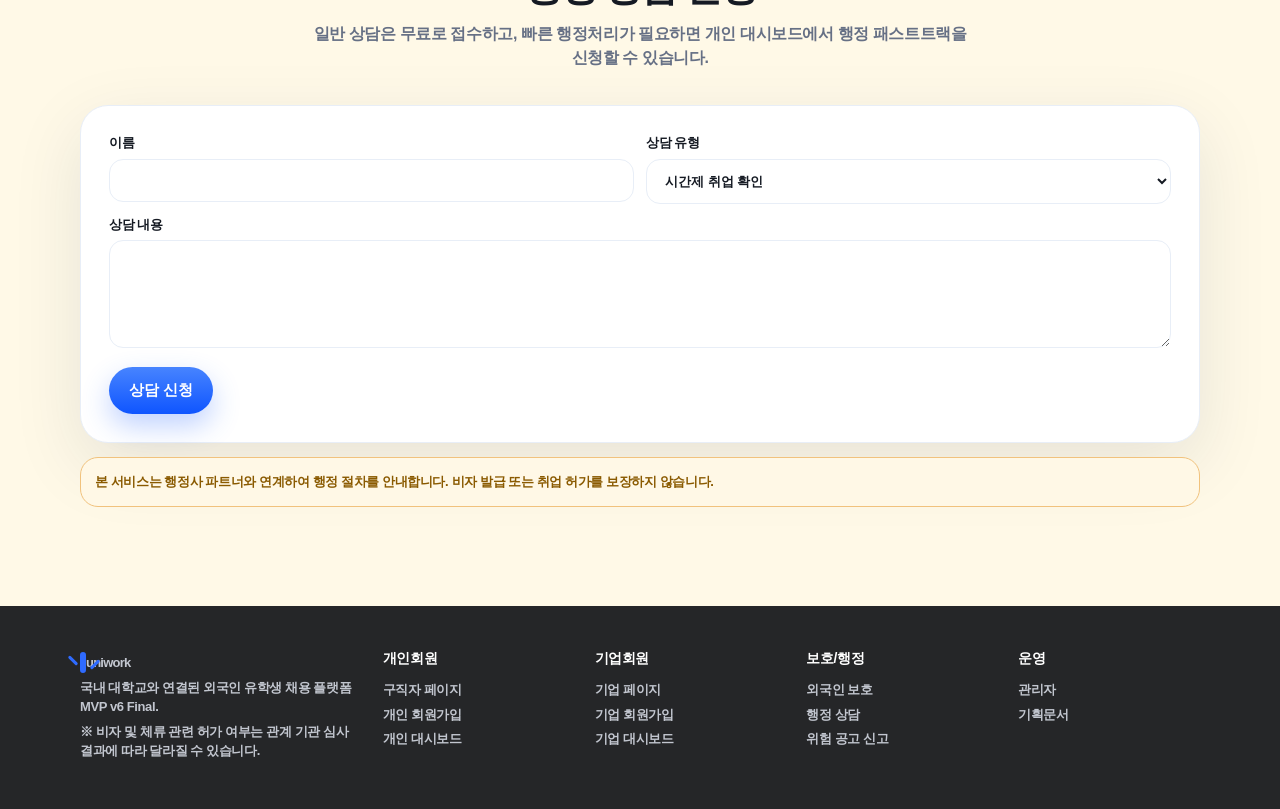
<file: visa.html>
<!doctype html><html lang="ko"><head><meta charset="utf-8"><meta name="viewport" content="width=device-width,initial-scale=1"><title>uniwork MVP v6 Final</title><link rel="stylesheet" href="assets/css/styles.css"><meta name="description" content="uniwork 외국인 유학생 채용 플랫폼 MVP. 개인회원·기업회원 분리, 채용공고, 이력서, 행정 패스트트랙, 매칭 부스트 데모를 제공합니다."></head><body>
<header class="topnav"><div class="wrap navin"><div class="navleft"><a class="logo" href="index.html"><span class="logo-mark"></span><span>uniwork <small>Jobs for Global Students</small></span></a></div><nav class="portal-switch" aria-label="portal switch"><a href="seeker.html" class="">구직자 페이지</a><a href="corp.html" class="">기업 페이지</a></nav><nav class="navlinks"><a href="jobs.html" class="">Jobs</a><a href="community.html" class="">커뮤니티</a><a href="visa.html" class="active">비자·보호</a><a href="admin.html" class="">운영자</a></nav><div class="navright"><div class="auth-state" data-auth-state></div><button class="navbtn" data-lang-toggle><span data-lang-label>EN</span></button><button class="navbtn" data-theme-toggle>◐</button><button class="navbtn menu-toggle" data-menu-toggle>☰</button></div></div><div class="mobile-panel wrap" data-mobile-menu><a href="seeker.html">구직자 페이지</a><a href="corp.html">기업 페이지</a><a href="login.html">로그인</a><a href="signup-seeker.html">개인 회원가입</a><a href="signup-company.html">기업 회원가입</a><a href="jobs.html">Jobs</a><a href="community.html">커뮤니티</a><a href="visa.html">비자·보호</a><a href="admin.html">운영자</a></div></header>
<main><section class="hero"><div class="wrap"><span class="eyebrow">Visa · Protection · Admin Support</span><h1>안전한 일자리를 찾는 것도<br><span class="blue">좋은 일자리를 찾는 것만큼 중요합니다.</span></h1><p class="lead">비자, 시간제 취업, 근로계약, 임금, 위험 공고 신고, 행정 상담을 한 곳에서 확인하세요.</p></div></section><section class="section"><div class="wrap"><div class="protect-grid"><div class="protect-card"><div class="emoji">📝</div><h3>근로계약서 확인</h3><p>시급, 근무시간, 휴게시간, 업무범위를 계약서로 확인하세요.</p></div><div class="protect-card"><div class="emoji">⏱</div><h3>시간제 취업 확인</h3><p>D-2, D-4 등은 근무 전 허가 또는 확인이 필요할 수 있습니다.</p></div><div class="protect-card"><div class="emoji">🚩</div><h3>위험 공고 신고</h3><p>허위 공고, 임금 체불 우려, 부당 조건은 신고할 수 있습니다.</p></div></div></div></section><section class="section soft" id="report"><div class="wrap"><div class="section-head"><span class="eyebrow">Report</span><h2>위험 공고 신고</h2></div><form class="formbox" id="reportForm"><div class="form-grid"><div><label>대상</label><input class="input" name="title" placeholder="공고명 또는 업체명" required></div><div><label>신고 유형</label><select class="input" name="target"><option>job</option><option>company</option><option>community</option></select></div><div class="full"><label>신고 사유</label><textarea name="reason" required></textarea></div><div class="full"><button class="btn primary">신고 접수</button></div></div></form></div></section><section class="section yellow" id="request"><div class="wrap"><div class="section-head"><span class="eyebrow">Admin Support</span><h2>행정 상담 신청</h2><p>일반 상담은 무료로 접수하고, 빠른 행정처리가 필요하면 개인 대시보드에서 행정 패스트트랙을 신청할 수 있습니다.</p></div><form class="formbox" id="requestForm"><div class="form-grid"><div><label>이름</label><input class="input" name="name"></div><div><label>상담 유형</label><select class="input" name="type"><option>시간제 취업 확인</option><option>비자/체류 상담</option><option>서류 준비</option><option>행정 패스트트랙 문의</option></select></div><div class="full"><label>상담 내용</label><textarea name="desc" required></textarea></div><div class="full"><button class="btn primary">상담 신청</button></div></div></form><p class="risk-note" style="margin-top:14px">본 서비스는 행정사 파트너와 연계하여 행정 절차를 안내합니다. 비자 발급 또는 취업 허가를 보장하지 않습니다.</p></div></section></main>
<footer class="footer"><div class="wrap footgrid"><div><a class="logo" href="index.html"><span class="logo-mark"></span><span>uniwork</span></a><p>국내 대학교와 연결된 외국인 유학생 채용 플랫폼 MVP v6 Final.</p><p>※ 비자 및 체류 관련 허가 여부는 관계 기관 심사 결과에 따라 달라질 수 있습니다.</p></div><div><h4>개인회원</h4><a href="seeker.html">구직자 페이지</a><a href="signup-seeker.html">개인 회원가입</a><a href="account.html">개인 대시보드</a></div><div><h4>기업회원</h4><a href="corp.html">기업 페이지</a><a href="signup-company.html">기업 회원가입</a><a href="company-dashboard.html">기업 대시보드</a></div><div><h4>보호/행정</h4><a href="visa.html">외국인 보호</a><a href="visa.html#request">행정 상담</a><a href="visa.html#report">위험 공고 신고</a></div><div><h4>운영</h4><a href="admin.html">관리자</a><a href="docs/MVP6_SPEC.md">기획문서</a></div></div></footer><div class="float-chat" title="상담">💬</div><script src="assets/js/app.js"></script></body></html>
</file>
<file: assets/css/styles.css>
:root{
  --bg:#ffffff; --soft:#f6f9ff; --soft2:#eef6ff; --ink:#151a23; --muted:#667085;
  --line:#e8eef7; --blue:#2f6bff; --blue2:#0f55ff; --deep:#101828; --navy:#111827;
  --mint:#eafbf3; --yellow:#fff9e7; --pink:#fff1f7; --card:#ffffff; --shadow:0 22px 70px rgba(21,38,80,.10);
  --radius:28px; --radius2:18px; --max:1120px; --success:#17b26a; --warning:#f79009; --danger:#ef4444;
  --font:-apple-system,BlinkMacSystemFont,"Pretendard","Inter","Segoe UI",Roboto,"Noto Sans KR",Arial,sans-serif;
}
[data-theme="dark"]{
  --bg:#0b1220; --soft:#101a2d; --soft2:#0f1f3a; --ink:#f5f7fb; --muted:#9aa7bd; --line:#20304d;
  --card:#101a2d; --deep:#f5f7fb; --navy:#060b14; --shadow:0 22px 70px rgba(0,0,0,.30);
  --mint:#11251c; --yellow:#2a2412; --pink:#2a1420;
}
*{box-sizing:border-box} html{scroll-behavior:smooth} body{margin:0;background:var(--bg);color:var(--ink);font-family:var(--font);letter-spacing:-.025em;line-height:1.45} a{color:inherit;text-decoration:none} button,input,select,textarea{font-family:inherit} img{max-width:100%}.wrap{width:min(var(--max),calc(100% - 40px));margin:0 auto}.mini-wrap{width:min(920px,calc(100% - 40px));margin:0 auto}.page{overflow:hidden}.guidebar{height:38px;background:#dbf6ff;color:#2754a5;display:flex;align-items:center;justify-content:center;font-size:14px;font-weight:800;gap:10px}.guidebar .close{position:absolute;right:20px;opacity:.65}.topnav{position:sticky;top:0;z-index:90;background:rgba(255,255,255,.82);backdrop-filter:blur(18px);border-bottom:1px solid rgba(232,238,247,.84)}[data-theme="dark"] .topnav{background:rgba(11,18,32,.82)}.navin{height:64px;display:flex;align-items:center;justify-content:space-between;gap:18px}.logo{display:flex;align-items:center;gap:8px;font-weight:950;color:var(--blue);font-size:22px;letter-spacing:-.06em}.logo-mark{width:30px;height:30px;border:3px solid var(--blue);border-radius:10px;position:relative;transform:rotate(-8deg)}.logo-mark:before,.logo-mark:after{content:"";position:absolute;border-radius:999px;background:var(--blue)}.logo-mark:before{width:12px;height:3px;left:6px;top:8px;transform:rotate(-45deg)}.logo-mark:after{width:12px;height:3px;right:4px;bottom:8px;transform:rotate(45deg)}.logo small{font-size:12px;color:var(--muted);font-weight:800;letter-spacing:-.03em}.navleft,.navright,.navlinks{display:flex;align-items:center;gap:18px}.navlinks{font-size:14px;font-weight:800;color:#303846}.navlinks a.active,.navlinks a:hover{color:var(--blue)}[data-theme="dark"] .navlinks{color:#d8e2f3}.portal-switch{display:flex;align-items:center;background:#f0f5ff;border:1px solid var(--line);border-radius:999px;padding:4px;gap:4px}.portal-switch a{font-size:13px;font-weight:900;padding:8px 14px;border-radius:999px;color:#667085}.portal-switch a.active{background:var(--blue);color:#fff;box-shadow:0 8px 22px rgba(47,107,255,.25)}[data-theme="dark"] .portal-switch{background:#0d1930}.chipbtn,.navbtn{border:1px solid var(--line);background:var(--card);color:var(--ink);border-radius:999px;padding:9px 14px;font-size:13px;font-weight:900;cursor:pointer}.navbtn.primary,.btn.primary{background:linear-gradient(180deg,#4784ff,#0f55ff);color:#fff;border-color:#2f6bff;box-shadow:0 12px 28px rgba(47,107,255,.30)}.menu-toggle{display:none}.mobile-panel{display:none}.hero{padding:42px 0 56px;background:linear-gradient(180deg,#fff 0%,#eefaff 100%)}[data-theme="dark"] .hero{background:linear-gradient(180deg,#0b1220,#0c2134)}.corp-hero{text-align:center;padding:70px 0 76px;background:linear-gradient(180deg,#fff 0%,#eafaff 100%)}[data-theme="dark"] .corp-hero{background:linear-gradient(180deg,#0b1220,#0d2236)}.eyebrow{display:inline-flex;align-items:center;gap:8px;color:var(--blue);font-weight:950;font-size:14px;margin-bottom:18px}.eyebrow:before{content:"";width:9px;height:9px;background:var(--blue);border-radius:999px;box-shadow:0 0 0 6px rgba(47,107,255,.12)}h1{font-size:56px;line-height:1.08;margin:0 0 18px;letter-spacing:-.065em}h1 .blue{color:var(--blue)}.corp-hero h1{font-size:58px}.lead{font-size:19px;color:var(--muted);font-weight:700;line-height:1.72;margin:0 auto 28px}.corp-hero .lead{max-width:720px}.hero-grid{display:grid;grid-template-columns:1.05fr .95fr;gap:42px;align-items:center}.hero-actions{display:flex;gap:12px;flex-wrap:wrap}.btn{border:none;border-radius:999px;padding:14px 20px;font-weight:950;font-size:15px;cursor:pointer;display:inline-flex;align-items:center;justify-content:center;gap:8px;transition:.2s}.btn:hover{transform:translateY(-2px)}.btn.ghost{background:var(--card);border:1px solid var(--line);color:var(--ink)}.btn.light{background:#eaf1ff;color:#0f55ff}.btn.dark{background:#1f2937;color:#fff}.visual-card{background:var(--card);border:1px solid var(--line);border-radius:34px;box-shadow:var(--shadow);padding:22px;position:relative}.mock-browser{border-radius:24px;overflow:hidden;border:1px solid var(--line);background:var(--card);box-shadow:0 24px 60px rgba(31,74,150,.12)}.browser-top{height:38px;background:#374151;display:flex;align-items:center;gap:7px;padding:0 14px}.dot{width:10px;height:10px;border-radius:50%;background:#ff5f57}.dot:nth-child(2){background:#febc2e}.dot:nth-child(3){background:#28c840}.mock-body{padding:22px}.profile-row{display:flex;gap:14px;align-items:center;padding:12px;border:1px solid var(--line);border-radius:18px;margin:10px 0}.avatar{width:48px;height:48px;border-radius:16px;background:linear-gradient(135deg,#9cc1ff,#eef5ff);display:grid;place-items:center;color:#1b5fff;font-weight:950}.mini-tag{display:inline-flex;padding:5px 8px;background:#f1f5f9;border-radius:999px;font-size:12px;font-weight:900;color:#667085;margin:2px}.score{height:8px;border-radius:999px;background:#edf2fb;overflow:hidden}.score b{display:block;height:100%;background:linear-gradient(90deg,#36d399,#2f6bff);border-radius:999px}.tabs-line{display:flex;justify-content:center;gap:0;margin:8px auto 20px;border-bottom:1px solid var(--line);max-width:820px}.tabs-line a{position:relative;flex:1;text-align:center;padding:14px;font-weight:950;color:#8a96aa}.tabs-line a.active{color:#344054}.tabs-line a.active:after{content:"";position:absolute;left:0;right:0;bottom:-1px;height:3px;background:#111827;border-radius:99px}.banner{border-radius:26px;background:linear-gradient(100deg,#fff1f7,#eff6ff 55%,#fde7f0);height:138px;display:flex;align-items:center;justify-content:space-between;padding:0 50px;margin:0 auto 22px;box-shadow:0 14px 38px rgba(221,92,139,.10);overflow:hidden}.banner h3{font-size:24px;margin:0 0 4px}.banner .brandbig{font-size:54px;font-weight:950;color:#bd1d55;opacity:.8}.searchbar{display:grid;grid-template-columns:1.5fr .75fr .75fr .75fr auto;gap:10px;margin:18px 0}.field{border:1px solid var(--line);background:var(--card);border-radius:999px;padding:12px 15px;color:var(--ink);outline:none;font-weight:750}.field:focus{border-color:#98b8ff;box-shadow:0 0 0 4px rgba(47,107,255,.10)}.job-layout{display:grid;grid-template-columns:1fr 230px;gap:18px;align-items:start}.job-list{display:flex;flex-direction:column;gap:12px}.job-card{position:relative;display:grid;grid-template-columns:92px 1fr 44px;gap:18px;align-items:center;padding:20px;background:var(--card);border:1px solid var(--line);border-radius:18px;transition:.2s;overflow:hidden}.job-card:hover{border-color:#9db8ff;box-shadow:0 16px 44px rgba(31,74,150,.10);transform:translateY(-2px)}.job-logo{width:72px;height:72px;border-radius:18px;background:#f8fafc;border:1px solid var(--line);display:grid;place-items:center;font-size:15px;font-weight:950;color:#1d4ed8;text-align:center;line-height:1.05}.job-title{font-size:17px;font-weight:950;margin:0 0 5px}.job-meta{font-size:13px;color:#697586;font-weight:800}.heart{width:40px;height:40px;border:1px solid var(--line);border-radius:50%;display:grid;place-items:center;background:transparent;color:#c0cad8;cursor:pointer;font-size:22px}.heart.on{color:#ff4d80;background:#fff1f7;border-color:#ffd4e3}.pick:before{content:"PICK";position:absolute;left:-29px;top:12px;background:#67a0ff;color:#fff;font-weight:950;font-size:11px;padding:5px 30px;transform:rotate(-45deg)}.tags{display:flex;flex-wrap:wrap;gap:6px;margin-top:10px}.tag{font-size:11px;font-weight:900;color:#667085;background:#f3f6fb;border-radius:6px;padding:4px 7px}.tag.red{color:#e5484d;background:#fff0f0}.sidebox{position:sticky;top:92px;background:var(--card);border:1px solid var(--line);border-radius:18px;padding:16px}.sidebox h4{margin:0 0 12px;font-size:14px}.recent-item{border-top:1px solid var(--line);padding:10px 0;font-size:12px;font-weight:850;color:var(--muted)}.section{padding:86px 0}.section.soft{background:var(--soft)}.section.mint{background:var(--mint)}.section.yellow{background:var(--yellow)}.section.dark{background:#252628;color:#fff}.section-head{text-align:center;margin-bottom:36px}.section-head h2{font-size:38px;line-height:1.22;margin:0 0 12px;letter-spacing:-.055em}.section-head p{color:var(--muted);font-weight:750;margin:0 auto;max-width:670px}.section.dark .section-head p{color:#b7bcc7}.service-grid{display:grid;grid-template-columns:repeat(4,1fr);gap:16px;margin-top:34px}.service-card{background:var(--card);border:1px solid var(--line);border-radius:22px;min-height:220px;padding:26px;box-shadow:0 12px 34px rgba(31,74,150,.06);position:relative;overflow:hidden}.service-card h3{margin:0 0 14px;font-size:20px}.service-card p{color:var(--muted);font-weight:700;font-size:14px}.service-card .icon{position:absolute;right:22px;bottom:18px;font-size:42px;opacity:.38}.promo-bar{background:linear-gradient(90deg,#244ba7,#3477ff);color:#fff;padding:34px 0}.promo-in{display:flex;justify-content:space-between;align-items:center;gap:18px}.promo-in h3{margin:0;font-size:24px}.stat-grid{display:grid;grid-template-columns:repeat(2,1fr);gap:24px;max-width:720px;margin:0 auto}.stat-card{min-height:260px;background:var(--card);border:1px solid #b8c9ee;border-radius:28px;padding:28px;overflow:hidden;position:relative}.stat-card strong{font-size:48px;color:var(--blue);letter-spacing:-.05em}.stat-card h3{font-size:23px;margin:8px 0 12px}.stat-card ul{margin:0;padding-left:18px;color:var(--muted);font-weight:750}.soft-illus{position:absolute;right:-22px;bottom:-28px;width:180px;height:120px;background:radial-gradient(circle,#bcd3ff 8%,transparent 9%) 0 0/28px 28px;opacity:.55}.compare{display:grid;grid-template-columns:1fr 1.12fr;gap:0;max-width:760px;margin:0 auto;border-radius:22px;overflow:hidden;box-shadow:0 18px 48px rgba(31,74,150,.12)}.compare-col{padding:30px;background:#f5f7fa;border:1px solid var(--line);text-align:center}.compare-col.good{background:#eaf2ff;border-color:#8eafff}.compare-title{font-weight:950;margin-bottom:20px;color:#98a2b3}.compare-col.good .compare-title{color:#fff;background:linear-gradient(90deg,#5091ff,#2f6bff);margin:-30px -30px 22px;padding:18px}.check-list{display:grid;gap:13px;text-align:left;font-weight:900;color:#475467}.check-list span:before{content:"✓";display:inline-grid;place-items:center;width:20px;height:20px;background:#2f6bff;color:#fff;border-radius:50%;font-size:12px;margin-right:10px}.bad-list{display:grid;gap:13px;font-weight:850;color:#98a2b3}.logo-band{background:#2f6bff;color:#fff;text-align:center;padding:42px 0;overflow:hidden}.logo-band h2{font-size:32px;margin:0 0 22px}.logos{display:flex;gap:42px;white-space:nowrap;animation:marquee 26s linear infinite}.logos b{font-size:22px;opacity:.62;letter-spacing:.02em}@keyframes marquee{from{transform:translateX(0)}to{transform:translateX(-50%)}}.feature-row{display:grid;grid-template-columns:1fr 1fr;gap:50px;align-items:center}.feature-row h2{font-size:38px;line-height:1.25;margin:0 0 18px}.feature-row p{color:var(--muted);font-size:17px;font-weight:750;line-height:1.8}.mini-window{background:var(--card);border:1px solid var(--line);border-radius:18px;box-shadow:var(--shadow);padding:18px}.app-card{border:1px solid var(--line);border-radius:16px;padding:14px;margin-top:12px;background:var(--bg)}.visa-meter{height:110px;border-radius:20px;background:conic-gradient(from 210deg,#1bd47b 0 63%,#e9eef7 63% 100%);position:relative}.visa-meter:after{content:"행정 체크";position:absolute;inset:24px;background:var(--card);border-radius:16px;display:grid;place-items:center;font-weight:950;color:var(--blue)}.support-grid{display:grid;grid-template-columns:2fr 1fr 1fr;gap:14px;max-width:760px;margin:0 auto}.support-card{background:#f3f7ff;border:1px solid var(--line);border-radius:20px;padding:24px;min-height:170px}.story-grid,.cards3{display:grid;grid-template-columns:repeat(3,1fr);gap:18px}.story{background:var(--card);border:1px solid var(--line);border-radius:22px;overflow:hidden}.story-text{padding:22px}.story h3{font-size:20px;margin:0 0 12px}.story p{color:var(--muted);font-weight:700}.story-img{height:150px;background:linear-gradient(135deg,#dbeafe,#fff);display:grid;place-items:center;font-size:46px}.cta-dark{background:#252628;color:#fff;text-align:center;padding:80px 0}.cta-dark h2{font-size:34px;line-height:1.5;margin:0 0 28px}.faq{max-width:780px;margin:26px auto 0;display:grid;gap:12px}.faq-item{background:#353638;border-radius:999px;padding:0 20px;overflow:hidden}.faq-q{height:54px;display:flex;align-items:center;justify-content:space-between;font-weight:900;cursor:pointer}.faq-a{display:none;color:#d1d5db;font-weight:700;padding:0 0 18px;text-align:left}.faq-item.open{border-radius:24px}.faq-item.open .faq-a{display:block}.footer{background:#252628;color:#fff;padding:42px 0}.footgrid{display:grid;grid-template-columns:1.5fr repeat(4,1fr);gap:30px}.footer h4{font-size:14px;margin:0 0 12px}.footer p,.footer a{font-size:13px;color:#c2c6cf;font-weight:700;display:block;margin:6px 0}.float-chat{position:fixed;right:28px;bottom:28px;width:54px;height:54px;border-radius:50%;background:#1664ff;color:#fff;display:grid;place-items:center;font-size:24px;box-shadow:0 14px 30px rgba(22,100,255,.40);z-index:80;cursor:pointer}.floating-cta{position:fixed;left:50%;bottom:28px;transform:translateX(-50%);z-index:75}.formbox{background:var(--card);border:1px solid var(--line);border-radius:28px;padding:28px;box-shadow:var(--shadow)}.form-grid{display:grid;grid-template-columns:repeat(2,1fr);gap:12px}.form-grid .full{grid-column:1/-1}label{display:block;font-size:13px;font-weight:950;margin:0 0 6px}.input,textarea,select{width:100%;border:1px solid var(--line);border-radius:14px;background:var(--bg);color:var(--ink);padding:13px 14px;font-weight:800;outline:none}textarea{min-height:108px;resize:vertical}.dash{display:grid;grid-template-columns:240px 1fr;min-height:calc(100vh - 64px);background:var(--soft)}.dash-side{background:var(--card);border-right:1px solid var(--line);padding:22px;position:sticky;top:64px;height:calc(100vh - 64px)}.dash-side a{display:flex;align-items:center;gap:10px;padding:12px 14px;border-radius:14px;font-weight:900;color:var(--muted);margin-bottom:4px}.dash-side a.active,.dash-side a:hover{background:#eaf1ff;color:#1b5fff}.dash-main{padding:26px}.metric-grid{display:grid;grid-template-columns:repeat(4,1fr);gap:14px;margin-bottom:18px}.metric{background:var(--card);border:1px solid var(--line);border-radius:18px;padding:20px}.metric span{font-size:13px;color:var(--muted);font-weight:900}.metric strong{font-size:30px;display:block;margin-top:5px}.table-card{background:var(--card);border:1px solid var(--line);border-radius:20px;overflow:hidden;margin:16px 0}.table-head{display:flex;align-items:center;justify-content:space-between;padding:18px 20px;border-bottom:1px solid var(--line)}.table-head h3{margin:0}.table{width:100%;border-collapse:collapse;font-size:13px}.table th,.table td{text-align:left;padding:13px 16px;border-bottom:1px solid var(--line);vertical-align:top}.table th{color:var(--muted);font-size:12px}.status{display:inline-flex;border-radius:999px;padding:5px 9px;font-size:11px;font-weight:950}.status.pending{background:#fff7e8;color:#b54708}.status.approved,.status.completed{background:#e9fbf2;color:#067647}.status.rejected,.status.received{background:#fff0f0;color:#b42318}.status.reviewing{background:#edf4ff;color:#175cd3}.smallbtn{border:none;border-radius:10px;padding:8px 10px;font-weight:950;cursor:pointer;background:#edf4ff;color:#175cd3;margin:2px}.smallbtn.red{background:#fff0f0;color:#b42318}.notice{border:1px solid #f4d58d;background:#fff8e6;color:#8a5a00;padding:16px;border-radius:18px;font-weight:800}.community-grid{display:grid;grid-template-columns:1fr 320px;gap:20px}.post-card{background:var(--card);border:1px solid var(--line);border-radius:20px;padding:20px;margin-bottom:12px}.post-card h3{margin:0 0 8px}.post-meta{font-size:12px;color:var(--muted);font-weight:900}.protect-grid{display:grid;grid-template-columns:repeat(3,1fr);gap:18px}.protect-card{background:var(--card);border:1px solid var(--line);border-radius:22px;padding:24px}.protect-card .emoji{font-size:36px}.modal{position:fixed;inset:0;background:rgba(10,18,32,.62);z-index:120;display:none;align-items:center;justify-content:center;padding:20px}.modal.open{display:flex}.modal-box{width:min(620px,100%);max-height:90vh;overflow:auto;background:var(--card);border-radius:28px;padding:28px;border:1px solid var(--line);box-shadow:var(--shadow)}.modal-head{display:flex;justify-content:space-between;align-items:center;margin-bottom:18px}.modal-head h3{margin:0}.xbtn{border:none;background:#f2f4f7;border-radius:50%;width:36px;height:36px;cursor:pointer;font-weight:950}.preview-grid{display:grid;grid-template-columns:repeat(2,1fr);gap:18px;margin-top:30px}.preview-card{background:var(--card);border:1px solid var(--line);border-radius:26px;padding:26px;box-shadow:var(--shadow)}.preview-card h2{margin:0 0 10px}.fade-up{opacity:0;transform:translateY(20px);transition:.65s}.fade-up.on{opacity:1;transform:translateY(0)}@media(max-width:980px){h1,.corp-hero h1{font-size:42px}.hero-grid,.feature-row,.job-layout,.community-grid,.dash{grid-template-columns:1fr}.service-grid,.stat-grid,.story-grid,.cards3,.protect-grid,.metric-grid,.preview-grid{grid-template-columns:1fr 1fr}.support-grid{grid-template-columns:1fr}.searchbar{grid-template-columns:1fr 1fr}.sidebox,.dash-side{position:relative;top:auto;height:auto}.dash-side{display:grid;grid-template-columns:repeat(3,1fr)}.navlinks{display:none}.menu-toggle{display:inline-flex}.mobile-panel.open{display:grid;padding:14px 20px;border-top:1px solid var(--line);gap:10px}.mobile-panel a{font-weight:900}.footgrid{grid-template-columns:1fr 1fr}.floating-cta{display:none}}@media(max-width:640px){.wrap,.mini-wrap{width:calc(100% - 24px)}.guidebar{font-size:12px;padding:0 26px;text-align:center}.navin{height:auto;min-height:62px;flex-wrap:wrap;padding:10px 0}.portal-switch{order:3;width:100%;justify-content:center}.portal-switch a{flex:1;text-align:center}.navright{gap:8px}.navbtn{padding:8px 10px}.hero,.corp-hero{padding:34px 0}.hero-grid{gap:24px}h1,.corp-hero h1{font-size:34px}.lead{font-size:16px}.banner{height:auto;padding:24px;display:block}.banner .brandbig{font-size:34px;margin-top:12px}.searchbar{grid-template-columns:1fr}.job-card{grid-template-columns:64px 1fr 34px;padding:14px;gap:12px}.job-logo{width:54px;height:54px;font-size:12px;border-radius:14px}.job-title{font-size:15px}.service-grid,.stat-grid,.story-grid,.cards3,.protect-grid,.metric-grid,.preview-grid,.form-grid{grid-template-columns:1fr}.section{padding:56px 0}.section-head h2{font-size:30px}.compare{grid-template-columns:1fr}.promo-in{display:block;text-align:center}.promo-in .btn{margin-top:14px}.footgrid{grid-template-columns:1fr}.dash-main{padding:14px}.table{font-size:12px}.table th,.table td{padding:10px}.float-chat{right:16px;bottom:16px}.form-grid .full{grid-column:auto}.dash-side{grid-template-columns:1fr 1fr}.corp-hero .service-grid{grid-template-columns:1fr}}
/* ===== MVP v6 auth / account / paid service extension ===== */
.auth-link{display:inline-flex;align-items:center;gap:8px;border:1px solid var(--line);background:var(--card);color:var(--ink);border-radius:999px;padding:9px 13px;font-size:13px;font-weight:950;box-shadow:0 8px 20px rgba(16,24,40,.04)}
.auth-link.primary{background:var(--blue);border-color:var(--blue);color:#fff}.auth-link.logout{cursor:pointer}.auth-state{display:flex;align-items:center;gap:8px;flex-wrap:wrap}.topnav .navright{min-width:max-content}.signup-hero{padding:54px 0;background:linear-gradient(180deg,#f2f8ff 0%,var(--bg) 100%)}.signup-shell{display:grid;grid-template-columns:.9fr 1.1fr;gap:30px;align-items:start}.signup-panel{background:var(--card);border:1px solid var(--line);border-radius:30px;padding:30px;box-shadow:var(--shadow)}.signup-panel h1{font-size:42px;line-height:1.18;margin:0 0 16px;letter-spacing:-.055em}.signup-panel .lead{font-size:16px}.check-cards{display:grid;gap:12px;margin-top:20px}.check-card{display:flex;gap:12px;align-items:flex-start;background:var(--soft);border:1px solid var(--line);border-radius:18px;padding:14px}.check-card b{display:block;margin-bottom:4px}.check-card p{margin:0;color:var(--muted);font-weight:750;font-size:13px;line-height:1.55}.auth-tabs{display:grid;grid-template-columns:1fr 1fr;gap:10px;margin:18px 0}.auth-tabs a{display:block;text-align:center;border:1px solid var(--line);border-radius:16px;padding:13px;font-weight:950;background:var(--soft);color:var(--muted)}.auth-tabs a.active{background:#eaf2ff;color:var(--blue);border-color:#b8d0ff}.consent{display:flex;gap:10px;align-items:flex-start;font-size:13px;line-height:1.55;color:var(--muted);font-weight:800}.consent input{margin-top:3px}.account-hero{padding:34px 0;background:linear-gradient(180deg,#eff6ff 0%,var(--soft) 100%)}.account-shell{display:grid;grid-template-columns:260px 1fr;gap:20px}.account-side{position:sticky;top:82px;height:max-content;background:var(--card);border:1px solid var(--line);border-radius:24px;padding:16px;box-shadow:var(--shadow)}.profile-chip{display:flex;gap:12px;align-items:center;border-bottom:1px solid var(--line);padding:6px 4px 16px;margin-bottom:12px}.avatar{width:48px;height:48px;border-radius:16px;background:linear-gradient(135deg,#2f6bff,#8cc6ff);color:#fff;display:grid;place-items:center;font-weight:950}.account-side a{display:flex;align-items:center;gap:10px;padding:12px 14px;border-radius:14px;font-weight:950;color:var(--muted);margin:3px 0}.account-side a:hover,.account-side a.active{background:#eaf2ff;color:var(--blue)}.account-main{display:grid;gap:18px}.dash-hero-card{background:var(--card);border:1px solid var(--line);border-radius:28px;padding:26px;box-shadow:var(--shadow);display:grid;grid-template-columns:1.15fr .85fr;gap:22px;align-items:center}.dash-hero-card h1{font-size:34px;line-height:1.22;margin:0 0 10px}.progress-wrap{background:#e5eaf3;border-radius:999px;height:12px;overflow:hidden;margin:14px 0}.progress-bar{height:100%;background:linear-gradient(90deg,#2f6bff,#18c987);width:40%;border-radius:999px}.premium-grid{display:grid;grid-template-columns:repeat(2,1fr);gap:16px}.premium-card{position:relative;overflow:hidden;background:var(--card);border:1px solid var(--line);border-radius:26px;padding:26px;box-shadow:var(--shadow)}.premium-card.featured{border-color:#7ca7ff;background:linear-gradient(180deg,#eff6ff 0%,var(--card) 100%)}.premium-card:after{content:"";position:absolute;right:-40px;top:-40px;width:150px;height:150px;border-radius:50%;background:rgba(47,107,255,.10)}.premium-card h3{font-size:24px;margin:0 0 8px}.price{font-size:32px;font-weight:950;letter-spacing:-.05em;color:var(--blue);margin:14px 0}.price small{font-size:13px;color:var(--muted);letter-spacing:0}.premium-card ul{margin:14px 0 20px;padding-left:18px;color:var(--muted);font-weight:800;line-height:1.8}.risk-note{border:1px solid #f1c27d;background:#fff8e6;color:#8a5a00;border-radius:18px;padding:14px;font-size:13px;font-weight:850;line-height:1.6}.mini-list{display:grid;gap:10px}.mini-row{display:flex;align-items:center;justify-content:space-between;gap:10px;background:var(--soft);border:1px solid var(--line);border-radius:16px;padding:12px 14px}.mini-row b{font-size:14px}.mini-row span{font-size:12px;color:var(--muted);font-weight:850}.pill{display:inline-flex;align-items:center;border-radius:999px;padding:5px 9px;background:#edf4ff;color:#175cd3;font-size:11px;font-weight:950}.pill.green{background:#e9fbf2;color:#067647}.pill.gold{background:#fff6db;color:#a15c00}.role-gate{display:grid;grid-template-columns:1fr 1fr;gap:18px}.role-card{background:var(--card);border:1px solid var(--line);border-radius:28px;padding:28px;box-shadow:var(--shadow)}.role-card h2{font-size:30px;margin:0 0 10px}.role-card p{color:var(--muted);font-weight:800;line-height:1.7}.role-card .icon-big{font-size:54px;margin-bottom:16px}.company-dashboard-grid{display:grid;grid-template-columns:1.1fr .9fr;gap:18px}.pay-badge{display:inline-flex;align-items:center;gap:6px;border-radius:999px;background:#111827;color:#fff;padding:7px 11px;font-size:12px;font-weight:950}.pay-badge:before{content:"₩";display:inline-grid;place-items:center;width:18px;height:18px;border-radius:50%;background:#2f6bff}.modal-box.small{max-width:480px}.legal-stripe{background:#111827;color:#fff;padding:12px 0;font-size:12px;font-weight:800}.legal-stripe a{color:#9cc3ff}.form-hint{font-size:12px;color:var(--muted);font-weight:800;margin-top:5px;line-height:1.45}.split-actions{display:flex;gap:10px;flex-wrap:wrap}.empty-state{padding:26px;border:1px dashed var(--line);border-radius:20px;text-align:center;color:var(--muted);font-weight:850;background:var(--soft)}@media(max-width:980px){.signup-shell,.account-shell,.dash-hero-card,.company-dashboard-grid{grid-template-columns:1fr}.account-side{position:relative;top:auto}.premium-grid,.role-gate{grid-template-columns:1fr}.auth-state{display:none}}@media(max-width:640px){.signup-panel h1{font-size:32px}.dash-hero-card h1{font-size:28px}.auth-tabs{grid-template-columns:1fr}.premium-card{padding:22px}.account-hero{padding:22px 0}.account-side{border-radius:18px}.role-card h2{font-size:24px}}
</file>
